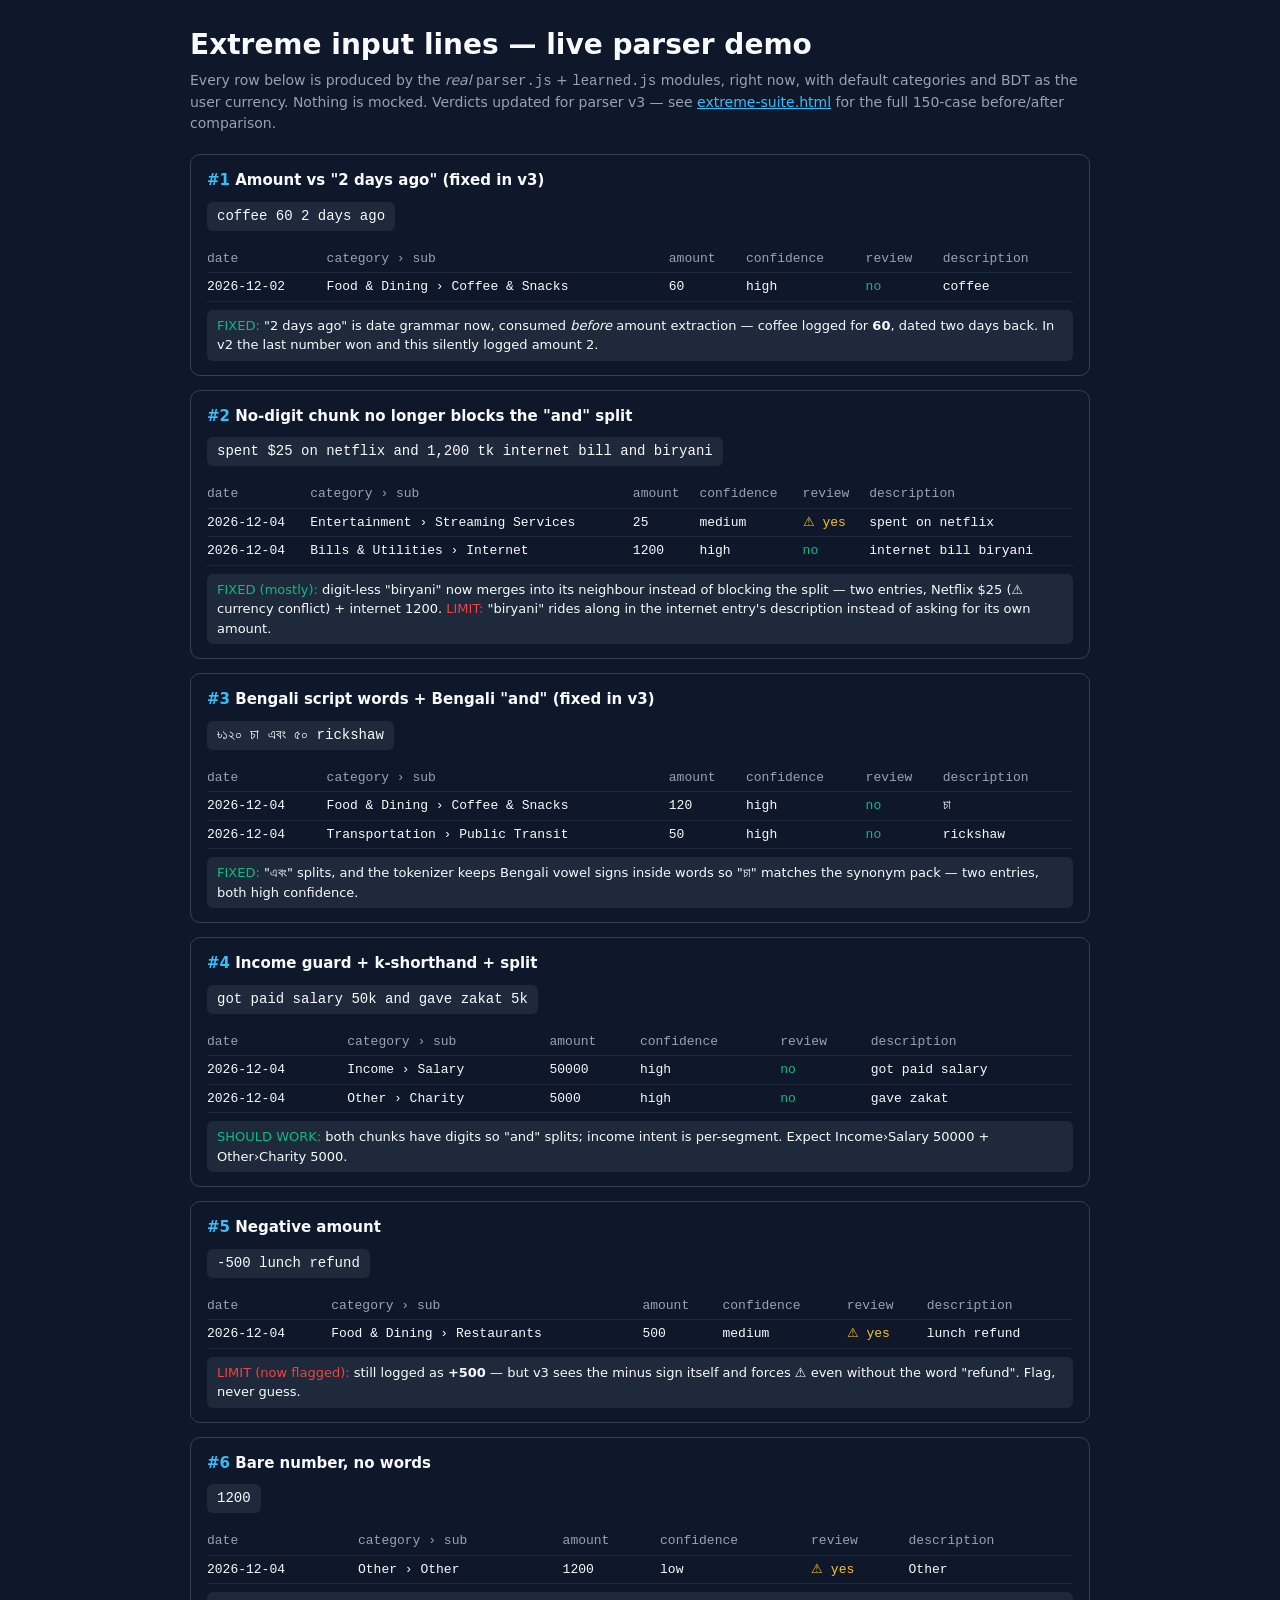
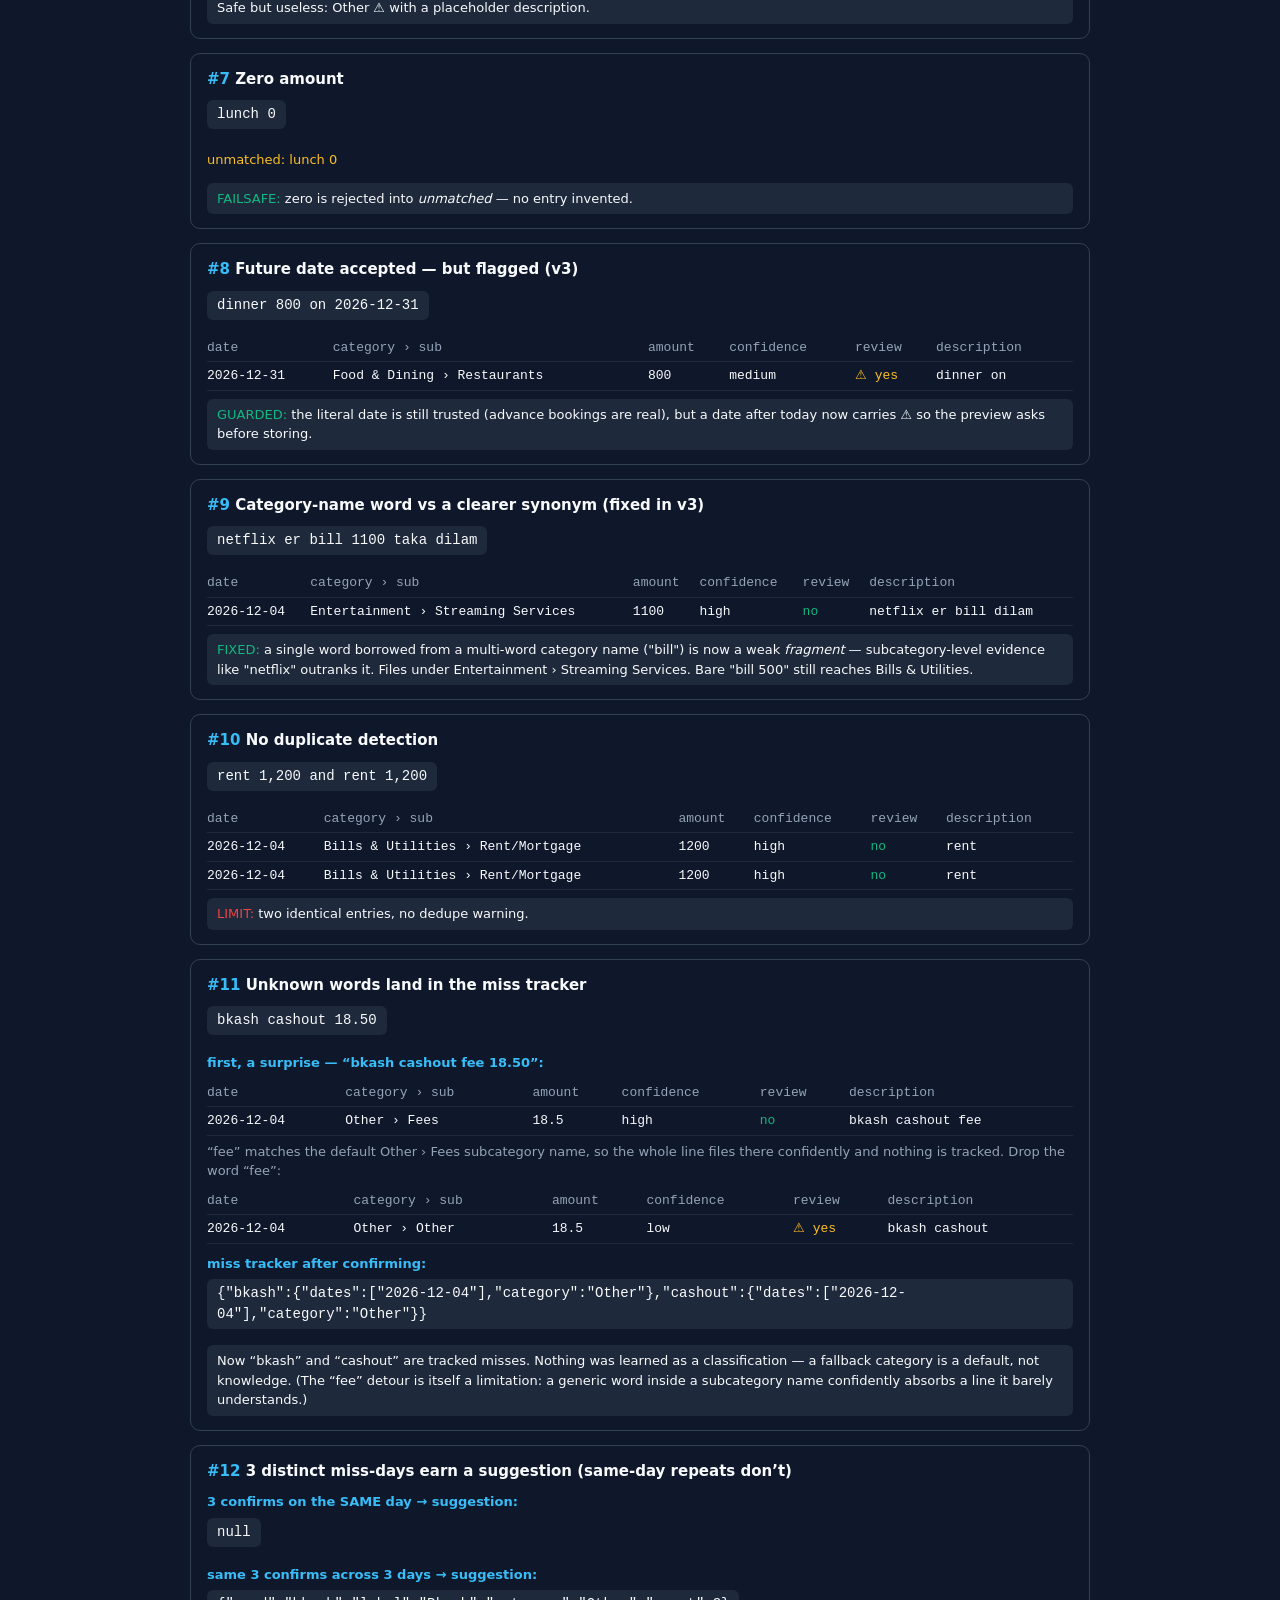
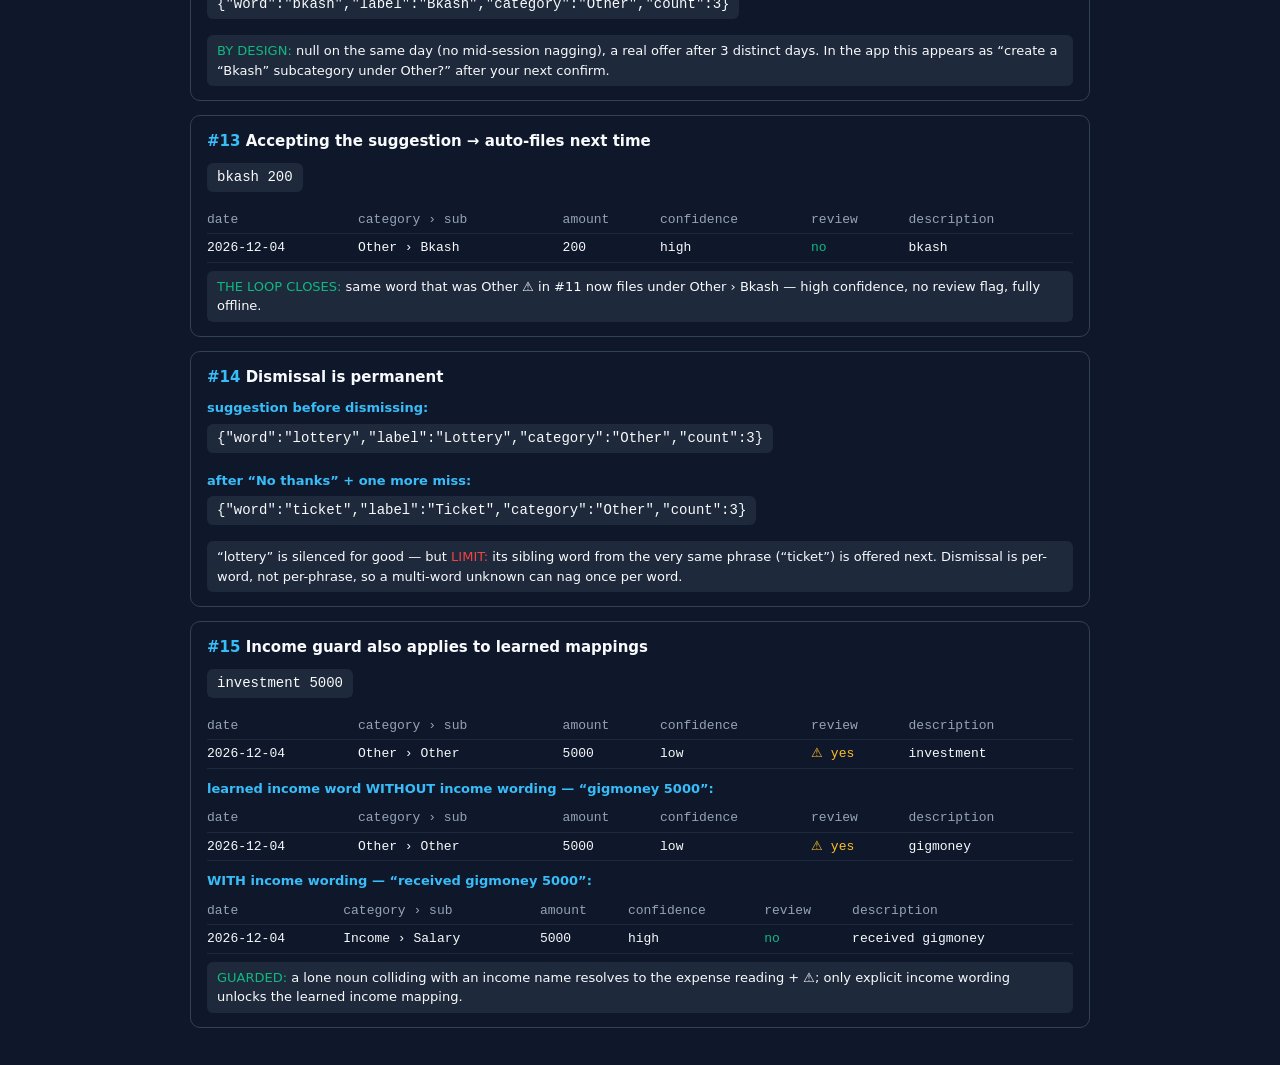
<file: tests/extreme-lines.html>
<!DOCTYPE html>
<html lang="en">
<head>
    <meta charset="UTF-8">
    <title>Extreme input lines — live parser demo</title>
    <style>
        body { font: 14px/1.5 ui-sans-serif, system-ui, sans-serif; padding: 24px; background:#0f172a; color:#f8fafc; max-width: 900px; margin: 0 auto; }
        h1 { margin: 0 0 4px; }
        .sub { color:#94a3b8; margin: 0 0 20px; }
        .case { border: 1px solid #334155; border-radius: 10px; padding: 14px 16px; margin: 14px 0; }
        .case h2 { margin: 0 0 6px; font-size: 15px; }
        .num { color:#38bdf8; }
        .line { display:inline-block; background:#1e293b; padding: 4px 10px; border-radius: 6px; font-family: ui-monospace, Menlo, monospace; margin: 4px 0 8px; }
        table { border-collapse: collapse; width: 100%; margin: 6px 0; }
        th, td { text-align: left; padding: 4px 10px 4px 0; border-bottom: 1px solid #1e293b; font-family: ui-monospace, Menlo, monospace; font-size: 13px; }
        th { color:#94a3b8; font-weight: 500; }
        .flag { color:#fbbf24; }
        .good { color:#10b981; }
        .bad  { color:#ef4444; }
        .note { color:#94a3b8; font-size: 13px; margin: 6px 0 0; }
        .note b { color:#f8fafc; }
        .step { color:#38bdf8; font-size: 13px; margin: 10px 0 2px; font-weight: 600; }
        .unmatched { color:#fbbf24; font-size: 13px; }
        .verdict { font-size: 13px; margin-top: 8px; padding: 6px 10px; border-radius: 6px; background:#1e293b; }
    </style>
</head>
<body>
    <h1>Extreme input lines — live parser demo</h1>
    <p class="sub">Every row below is produced by the <em>real</em> <code>parser.js</code> + <code>learned.js</code>
       modules, right now, with default categories and BDT as the user currency. Nothing is mocked.
       Verdicts updated for parser v3 — see <a href="extreme-suite.html" style="color:#38bdf8">extreme-suite.html</a>
       for the full 150-case before/after comparison.</p>
    <div id="out"></div>

    <script type="module">
        import { parse, buildKeywordIndex } from '../js/features/assistant/parser.js';
        import {
            emptyLearned, recordOutcomeIn, buildLearnedLookup, findSuggestion,
            acceptSuggestionIn, dismissSuggestionIn
        } from '../js/features/assistant/learned.js';
        import { DEFAULT_CATEGORIES } from '../js/core/constants.js';
        import { getLocalDateString } from '../js/core/format.js';

        const out = document.getElementById('out');
        const today = getLocalDateString(new Date());
        const dayShift = (n) => {
            const [y, m, d] = today.split('-').map(Number);
            return getLocalDateString(new Date(y, m - 1, d - n));
        };
        const pctx = { categories: DEFAULT_CATEGORIES, todayStr: today, currencyCode: 'BDT' };

        function entryTable(entries, unmatched) {
            if (!entries.length && !(unmatched || []).length) return el('p', 'note', '(nothing)');
            const frag = document.createDocumentFragment();
            if (entries.length) {
                const t = document.createElement('table');
                t.innerHTML = '<tr><th>date</th><th>category › sub</th><th>amount</th><th>confidence</th><th>review</th><th>description</th></tr>';
                for (const e of entries) {
                    const tr = document.createElement('tr');
                    tr.innerHTML =
                        `<td>${e.date}</td><td>${esc(e.category)} › ${esc(e.subcategory)}</td>` +
                        `<td>${e.amount}</td><td>${e.confidence}</td>` +
                        `<td>${e.needsReview ? '<span class="flag">⚠ yes</span>' : '<span class="good">no</span>'}</td>` +
                        `<td>${esc(e.description)}</td>`;
                    t.append(tr);
                }
                frag.append(t);
            }
            if ((unmatched || []).length) {
                frag.append(el('p', 'unmatched', 'unmatched: ' + unmatched.join(' · ')));
            }
            return frag;
        }

        function el(tag, cls, text) {
            const n = document.createElement(tag);
            if (cls) n.className = cls;
            if (text != null) n.textContent = text;
            return n;
        }
        function esc(s) {
            return String(s ?? '').replace(/&/g, '&amp;').replace(/</g, '&lt;');
        }

        let n = 0;
        function showCase(title, line, verdict, build) {
            n++;
            const card = el('div', 'case');
            const h = el('h2');
            h.append(el('span', 'num', `#${n} `), document.createTextNode(title));
            card.append(h);
            if (line) card.append(el('code', 'line', line));
            build(card);
            if (verdict) {
                const v = el('div', 'verdict');
                v.innerHTML = verdict;
                card.append(v);
            }
            out.append(card);
        }

        function parseCase(title, line, verdict) {
            showCase(title, line, verdict, card => {
                const r = parse(line, pctx);
                card.append(entryTable(r.entries, r.unmatched));
            });
        }

        // ---- 1–10: parser stress ------------------------------------------------

        parseCase('Amount vs "2 days ago" (fixed in v3)', 'coffee 60 2 days ago',
            '<span class="good">FIXED:</span> "2 days ago" is date grammar now, consumed <em>before</em> amount extraction — coffee logged for <b>60</b>, dated two days back. In v2 the last number won and this silently logged amount 2.');

        parseCase('No-digit chunk no longer blocks the "and" split', 'spent $25 on netflix and 1,200 tk internet bill and biryani',
            '<span class="good">FIXED (mostly):</span> digit-less "biryani" now merges into its neighbour instead of blocking the split — two entries, Netflix $25 (⚠ currency conflict) + internet 1200. <span class="bad">LIMIT:</span> "biryani" rides along in the internet entry\'s description instead of asking for its own amount.');

        parseCase('Bengali script words + Bengali "and" (fixed in v3)', '৳১২০ চা এবং ৫০ rickshaw',
            '<span class="good">FIXED:</span> "এবং" splits, and the tokenizer keeps Bengali vowel signs inside words so "চা" matches the synonym pack — two entries, both high confidence.');

        parseCase('Income guard + k-shorthand + split', 'got paid salary 50k and gave zakat 5k',
            '<span class="good">SHOULD WORK:</span> both chunks have digits so "and" splits; income intent is per-segment. Expect Income›Salary 50000 + Other›Charity 5000.');

        parseCase('Negative amount', '-500 lunch refund',
            '<span class="bad">LIMIT (now flagged):</span> still logged as <b>+500</b> — but v3 sees the minus sign itself and forces ⚠ even without the word "refund". Flag, never guess.');

        parseCase('Bare number, no words', '1200',
            'Safe but useless: Other ⚠ with a placeholder description.');

        parseCase('Zero amount', 'lunch 0',
            '<span class="good">FAILSAFE:</span> zero is rejected into <em>unmatched</em> — no entry invented.');

        parseCase('Future date accepted — but flagged (v3)', 'dinner 800 on 2026-12-31',
            '<span class="good">GUARDED:</span> the literal date is still trusted (advance bookings are real), but a date after today now carries ⚠ so the preview asks before storing.');

        parseCase('Category-name word vs a clearer synonym (fixed in v3)', 'netflix er bill 1100 taka dilam',
            '<span class="good">FIXED:</span> a single word borrowed from a multi-word category name ("bill") is now a weak <em>fragment</em> — subcategory-level evidence like "netflix" outranks it. Files under Entertainment › Streaming Services. Bare "bill 500" still reaches Bills &amp; Utilities.');

        parseCase('No duplicate detection', 'rent 1,200 and rent 1,200',
            '<span class="bad">LIMIT:</span> two identical entries, no dedupe warning.');

        // ---- 11–15: the new learning layer ---------------------------------------

        showCase('Unknown words land in the miss tracker', 'bkash cashout 18.50', null, card => {
            card.append(el('p', 'step', 'first, a surprise — “bkash cashout fee 18.50”:'));
            card.append(entryTable(parse('bkash cashout fee 18.50', pctx).entries, []));
            card.append(el('p', 'note', '“fee” matches the default Other › Fees subcategory name, so the whole line files there confidently and nothing is tracked. Drop the word “fee”:'));
            const data = emptyLearned(today);
            const r = parse('bkash cashout 18.50', pctx);
            card.append(entryTable(r.entries, r.unmatched));
            recordOutcomeIn(data, r.entries, today);
            card.append(el('p', 'step', 'miss tracker after confirming:'));
            card.append(el('code', 'line', JSON.stringify(data.misses)));
            const v = el('div', 'verdict');
            v.innerHTML = 'Now “bkash” and “cashout” are tracked misses. Nothing was learned as a classification — a fallback category is a default, not knowledge. (The “fee” detour is itself a limitation: a generic word inside a subcategory name confidently absorbs a line it barely understands.)';
            card.append(v);
        });

        showCase('3 distinct miss-days earn a suggestion (same-day repeats don’t)', null, null, card => {
            const sameDay = emptyLearned(today);
            for (let i = 0; i < 3; i++) {
                recordOutcomeIn(sameDay, parse('bkash cashout 18.50', pctx).entries, today);
            }
            card.append(el('p', 'step', '3 confirms on the SAME day → suggestion:'));
            card.append(el('code', 'line', JSON.stringify(findSuggestion(sameDay, DEFAULT_CATEGORIES, today))));

            const threeDays = emptyLearned(today);
            for (const d of [dayShift(2), dayShift(1), today]) {
                recordOutcomeIn(threeDays, parse('bkash cashout 18.50', pctx).entries, d);
            }
            card.append(el('p', 'step', 'same 3 confirms across 3 days → suggestion:'));
            card.append(el('code', 'line', JSON.stringify(findSuggestion(threeDays, DEFAULT_CATEGORIES, today))));
            window.__demoData = threeDays; // handed to the next two cases
            const v = el('div', 'verdict');
            v.innerHTML = '<span class="good">BY DESIGN:</span> null on the same day (no mid-session nagging), a real offer after 3 distinct days. In the app this appears as “create a “Bkash” subcategory under Other?” after your next confirm.';
            card.append(v);
        });

        showCase('Accepting the suggestion → auto-files next time', 'bkash 200', null, card => {
            const data = window.__demoData;
            acceptSuggestionIn(data, 'bkash', 'Other', 'Bkash');
            const cats = { ...DEFAULT_CATEGORIES, Other: { ...DEFAULT_CATEGORIES.Other, subcategories: [...DEFAULT_CATEGORIES.Other.subcategories, 'Bkash'] } };
            const r = parse('bkash 200', { ...pctx, categories: cats, learned: buildLearnedLookup(data, cats) });
            card.append(entryTable(r.entries, r.unmatched));
            const v = el('div', 'verdict');
            v.innerHTML = '<span class="good">THE LOOP CLOSES:</span> same word that was Other ⚠ in #11 now files under Other › Bkash — high confidence, no review flag, fully offline.';
            card.append(v);
        });

        showCase('Dismissal is permanent', null, null, card => {
            const data = emptyLearned(today);
            for (const d of [dayShift(2), dayShift(1), today]) {
                recordOutcomeIn(data, parse('lottery ticket 100', pctx).entries, d);
            }
            card.append(el('p', 'step', 'suggestion before dismissing:'));
            card.append(el('code', 'line', JSON.stringify(findSuggestion(data, DEFAULT_CATEGORIES, today))));
            dismissSuggestionIn(data, 'lottery');
            recordOutcomeIn(data, parse('lottery ticket 100', pctx).entries, today);
            card.append(el('p', 'step', 'after “No thanks” + one more miss:'));
            card.append(el('code', 'line', JSON.stringify(findSuggestion(data, DEFAULT_CATEGORIES, today))));
            const v = el('div', 'verdict');
            v.innerHTML = '“lottery” is silenced for good — but <span class="bad">LIMIT:</span> its sibling word from the very same phrase (“ticket”) is offered next. Dismissal is per-word, not per-phrase, so a multi-word unknown can nag once per word.';
            card.append(v);
        });

        showCase('Income guard also applies to learned mappings', 'investment 5000', null, card => {
            const r = parse('investment 5000', pctx);
            card.append(entryTable(r.entries, r.unmatched));
            // even a strongly learned income word must not flip without intent
            const data = emptyLearned(today);
            for (let i = 0; i < 2; i++) {
                recordOutcomeIn(data, [{ category: 'Income', subcategory: 'Salary', description: 'gigmoney', confidence: 'high' }], today);
            }
            const learned = buildLearnedLookup(data, DEFAULT_CATEGORIES);
            card.append(el('p', 'step', 'learned income word WITHOUT income wording — “gigmoney 5000”:'));
            card.append(entryTable(parse('gigmoney 5000', { ...pctx, learned }).entries, []));
            card.append(el('p', 'step', 'WITH income wording — “received gigmoney 5000”:'));
            card.append(entryTable(parse('received gigmoney 5000', { ...pctx, learned }).entries, []));
            const v = el('div', 'verdict');
            v.innerHTML = '<span class="good">GUARDED:</span> a lone noun colliding with an income name resolves to the expense reading + ⚠; only explicit income wording unlocks the learned income mapping.';
            card.append(v);
        });
    </script>
</body>
</html>
</file>
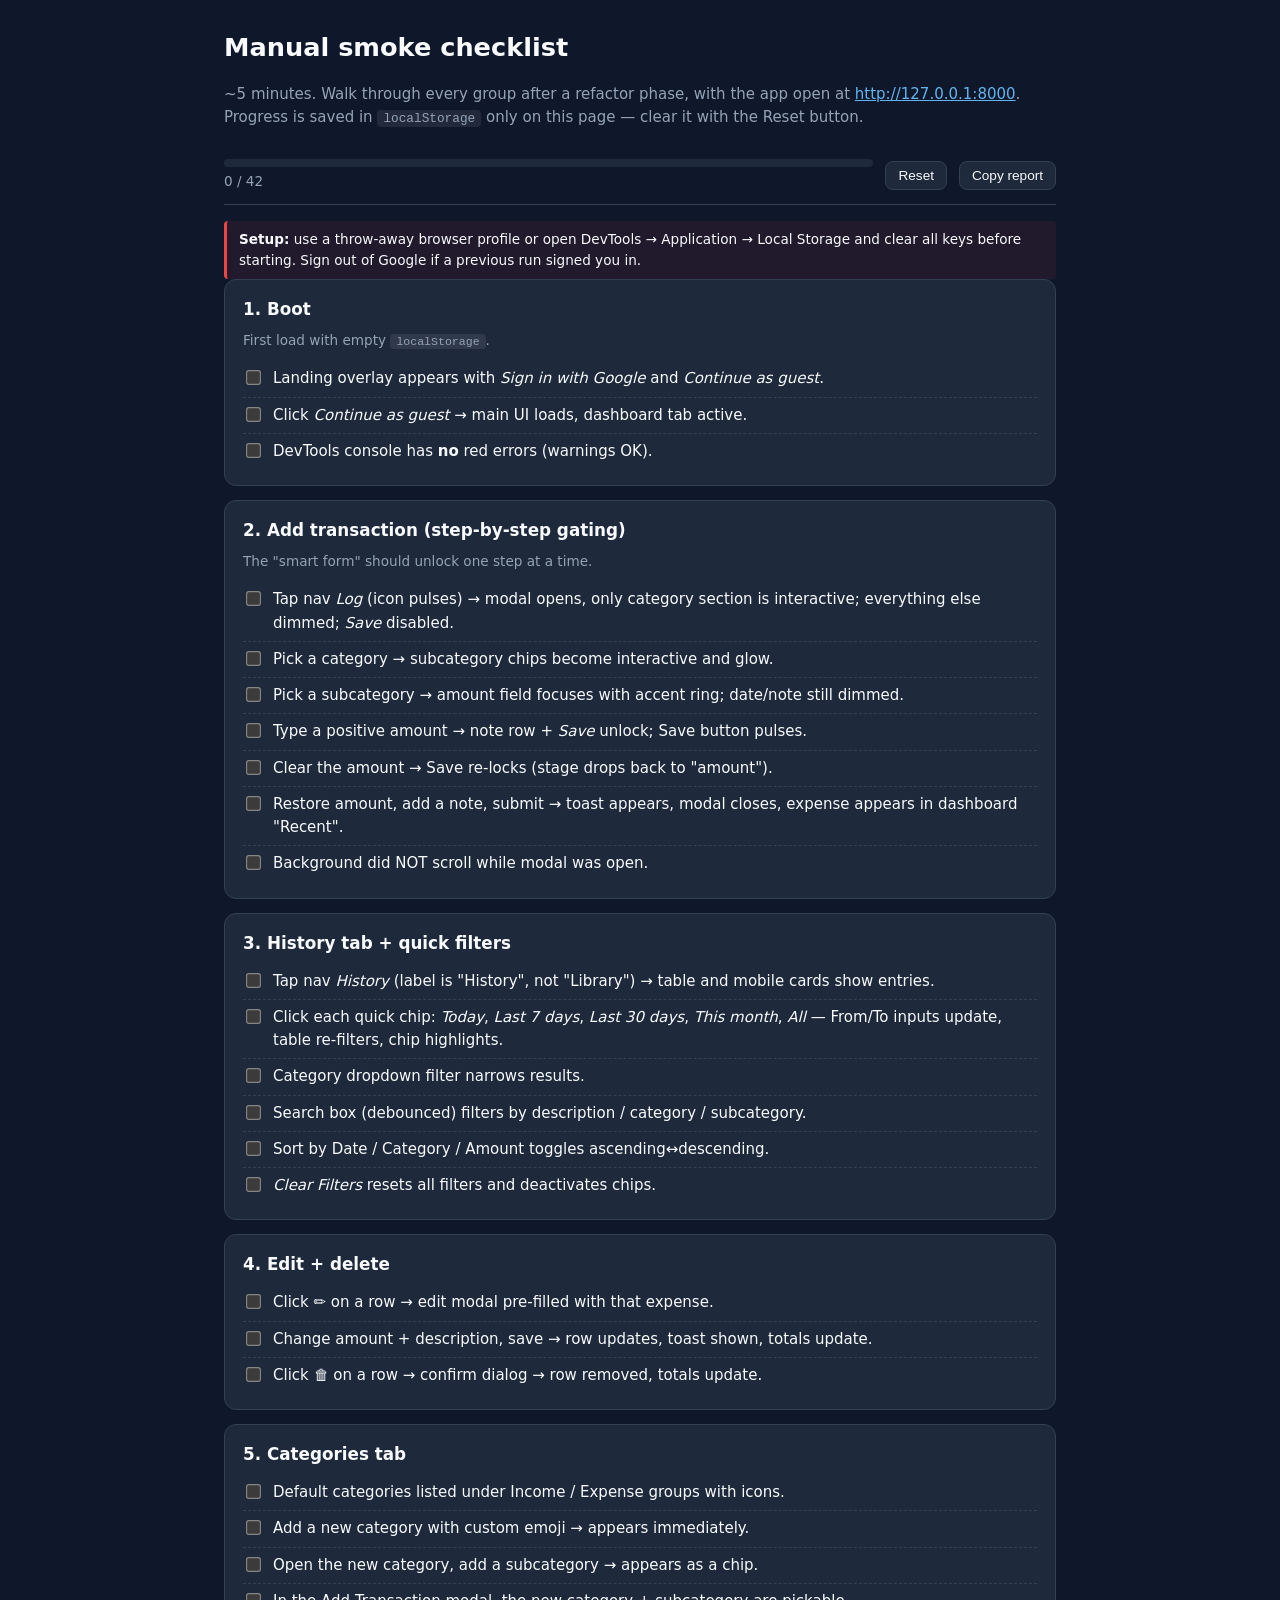
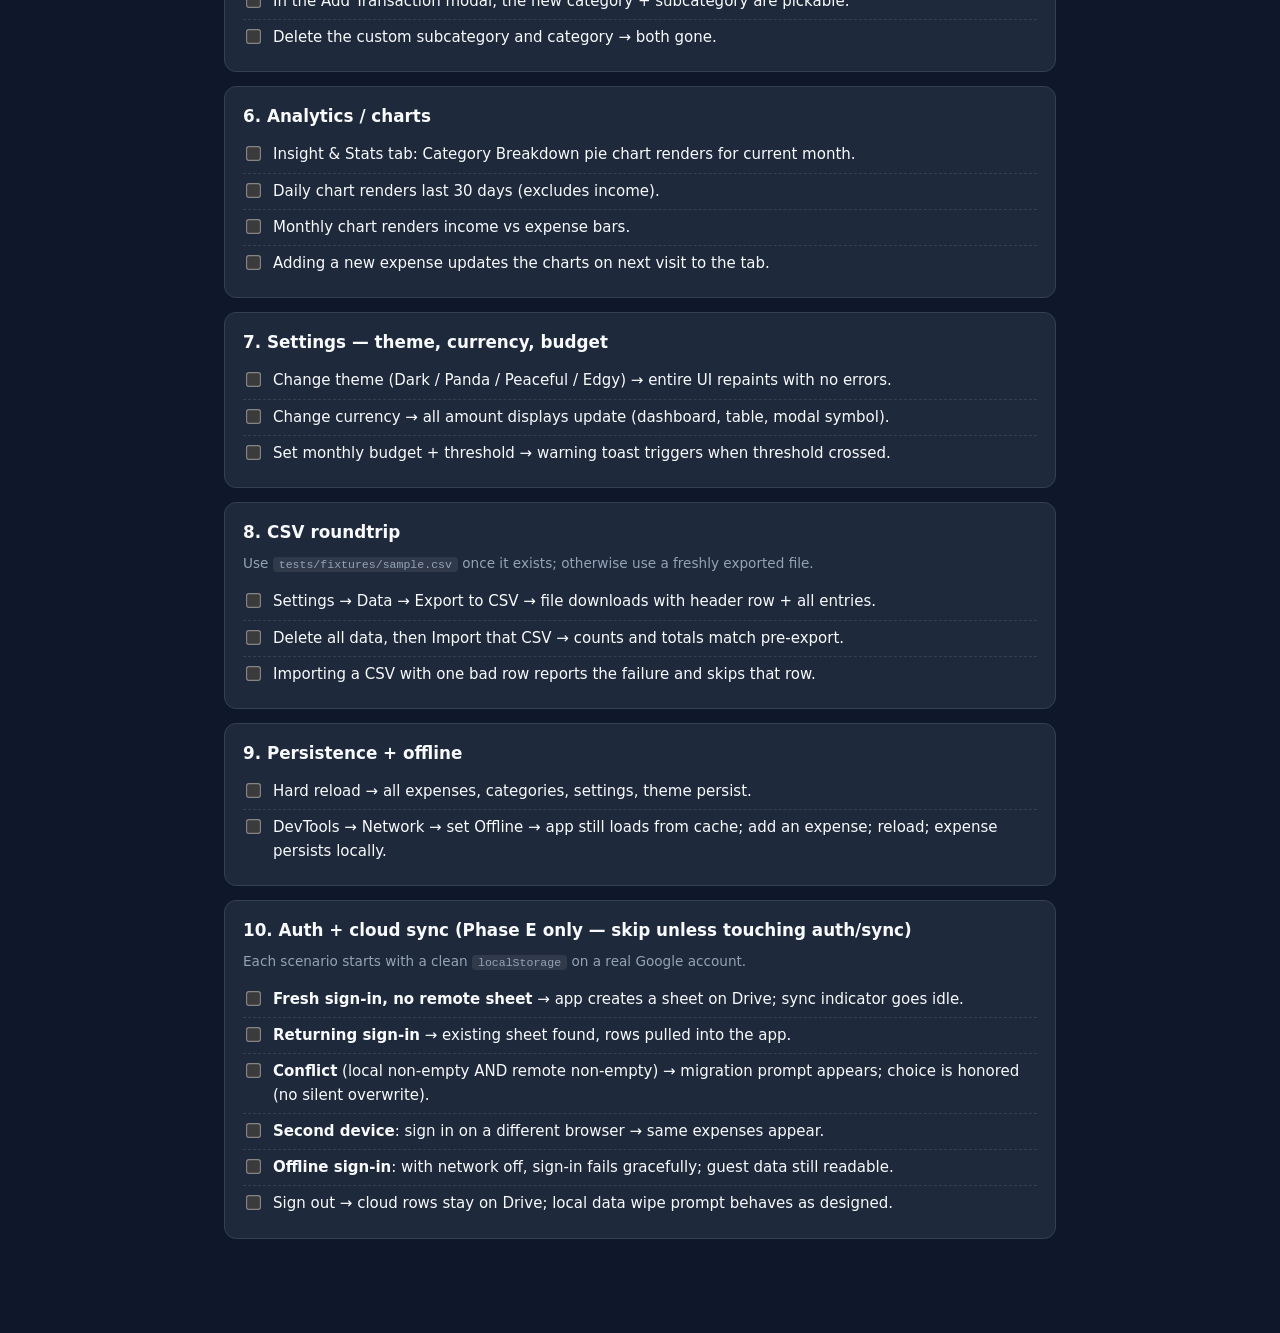
<file: tests/manual-smoke.html>
<!DOCTYPE html>
<html lang="en">
<head>
    <meta charset="UTF-8">
    <title>Manual smoke checklist — Daily Expense Tracker</title>
    <style>
        :root {
            color-scheme: dark;
            --bg: #0f172a;
            --card: #1e293b;
            --border: #334155;
            --text: #f8fafc;
            --muted: #94a3b8;
            --ok: #10b981;
            --warn: #fbbf24;
            --bad: #ef4444;
            --accent: #63b3ed;
        }
        * { box-sizing: border-box; }
        body {
            font: 15px/1.55 ui-sans-serif, system-ui, -apple-system, sans-serif;
            margin: 0; padding: 28px 24px 80px;
            background: var(--bg); color: var(--text);
            max-width: 880px; margin-left: auto; margin-right: auto;
        }
        h1 { margin: 0 0 4px; font-size: 1.6rem; }
        .sub { color: var(--muted); margin-bottom: 18px; }
        .bar {
            position: sticky; top: 0; background: var(--bg);
            padding: 12px 0; margin: 0 0 16px;
            border-bottom: 1px solid var(--border);
            display: flex; gap: 12px; align-items: center; flex-wrap: wrap;
            z-index: 5;
        }
        .bar button {
            background: var(--card); color: var(--text);
            border: 1px solid var(--border); border-radius: 8px;
            padding: 6px 12px; font-size: 0.85rem; cursor: pointer;
        }
        .bar button:hover { border-color: var(--accent); }
        .progress { flex: 1; min-width: 200px; }
        .progress-bar {
            height: 8px; background: var(--card); border-radius: 999px; overflow: hidden;
        }
        .progress-fill {
            height: 100%; background: linear-gradient(90deg, var(--ok), var(--accent));
            width: 0%; transition: width 0.3s ease;
        }
        .progress-text { font-size: 0.85rem; color: var(--muted); margin-top: 4px; }
        section {
            background: var(--card);
            border: 1px solid var(--border);
            border-radius: 12px;
            padding: 16px 18px;
            margin-bottom: 14px;
        }
        section h2 {
            margin: 0 0 8px; font-size: 1.05rem;
            display: flex; align-items: center; gap: 8px;
        }
        section .desc { color: var(--muted); font-size: 0.85rem; margin: 0 0 10px; }
        ul.checks { list-style: none; padding: 0; margin: 0; }
        ul.checks li {
            padding: 6px 0; border-top: 1px dashed var(--border);
            display: flex; gap: 10px; align-items: flex-start;
        }
        ul.checks li:first-child { border-top: 0; }
        ul.checks input[type="checkbox"] { margin-top: 4px; transform: scale(1.15); cursor: pointer; }
        ul.checks label { cursor: pointer; flex: 1; }
        ul.checks li.done label { color: var(--muted); text-decoration: line-through; }
        kbd, code {
            background: rgba(255,255,255,0.08);
            padding: 1px 6px; border-radius: 4px;
            font-family: ui-monospace, Menlo, monospace; font-size: 0.85em;
        }
        .note {
            background: rgba(99,179,237,0.08);
            border-left: 3px solid var(--accent);
            padding: 8px 12px; border-radius: 4px;
            font-size: 0.85rem; margin: 8px 0 0;
        }
        .danger {
            background: rgba(239,68,68,0.08);
            border-left: 3px solid var(--bad);
            padding: 8px 12px; border-radius: 4px;
            font-size: 0.85rem; margin: 8px 0 0;
        }
        a { color: var(--accent); }
    </style>
</head>
<body>
    <h1>Manual smoke checklist</h1>
    <p class="sub">
        ~5 minutes. Walk through every group after a refactor phase, with the app
        open at <a href="/" target="_blank">http://127.0.0.1:8000</a>.
        Progress is saved in <code>localStorage</code> only on this page —
        clear it with the Reset button.
    </p>

    <div class="bar">
        <div class="progress">
            <div class="progress-bar"><div class="progress-fill" id="bar"></div></div>
            <div class="progress-text" id="bar-text">0 / 0</div>
        </div>
        <button id="reset">Reset</button>
        <button id="copy">Copy report</button>
    </div>

    <p class="danger">
        <strong>Setup:</strong> use a throw-away browser profile or open DevTools →
        Application → Local Storage and clear all keys before starting.
        Sign out of Google if a previous run signed you in.
    </p>

    <section data-group="boot">
        <h2>1. Boot</h2>
        <p class="desc">First load with empty <code>localStorage</code>.</p>
        <ul class="checks">
            <li><input type="checkbox" id="c1.1"><label for="c1.1">Landing overlay appears with <em>Sign in with Google</em> and <em>Continue as guest</em>.</label></li>
            <li><input type="checkbox" id="c1.2"><label for="c1.2">Click <em>Continue as guest</em> → main UI loads, dashboard tab active.</label></li>
            <li><input type="checkbox" id="c1.3"><label for="c1.3">DevTools console has <strong>no</strong> red errors (warnings OK).</label></li>
        </ul>
    </section>

    <section data-group="add">
        <h2>2. Add transaction (step-by-step gating)</h2>
        <p class="desc">The "smart form" should unlock one step at a time.</p>
        <ul class="checks">
            <li><input type="checkbox" id="c2.1"><label for="c2.1">Tap nav <em>Log</em> (icon pulses) → modal opens, only category section is interactive; everything else dimmed; <em>Save</em> disabled.</label></li>
            <li><input type="checkbox" id="c2.2"><label for="c2.2">Pick a category → subcategory chips become interactive and glow.</label></li>
            <li><input type="checkbox" id="c2.3"><label for="c2.3">Pick a subcategory → amount field focuses with accent ring; date/note still dimmed.</label></li>
            <li><input type="checkbox" id="c2.4"><label for="c2.4">Type a positive amount → note row + <em>Save</em> unlock; Save button pulses.</label></li>
            <li><input type="checkbox" id="c2.5"><label for="c2.5">Clear the amount → Save re-locks (stage drops back to "amount").</label></li>
            <li><input type="checkbox" id="c2.6"><label for="c2.6">Restore amount, add a note, submit → toast appears, modal closes, expense appears in dashboard "Recent".</label></li>
            <li><input type="checkbox" id="c2.7"><label for="c2.7">Background did NOT scroll while modal was open.</label></li>
        </ul>
    </section>

    <section data-group="history">
        <h2>3. History tab + quick filters</h2>
        <ul class="checks">
            <li><input type="checkbox" id="c3.1"><label for="c3.1">Tap nav <em>History</em> (label is "History", not "Library") → table and mobile cards show entries.</label></li>
            <li><input type="checkbox" id="c3.2"><label for="c3.2">Click each quick chip: <em>Today</em>, <em>Last 7 days</em>, <em>Last 30 days</em>, <em>This month</em>, <em>All</em> — From/To inputs update, table re-filters, chip highlights.</label></li>
            <li><input type="checkbox" id="c3.3"><label for="c3.3">Category dropdown filter narrows results.</label></li>
            <li><input type="checkbox" id="c3.4"><label for="c3.4">Search box (debounced) filters by description / category / subcategory.</label></li>
            <li><input type="checkbox" id="c3.5"><label for="c3.5">Sort by Date / Category / Amount toggles ascending↔descending.</label></li>
            <li><input type="checkbox" id="c3.6"><label for="c3.6"><em>Clear Filters</em> resets all filters and deactivates chips.</label></li>
        </ul>
    </section>

    <section data-group="edit">
        <h2>4. Edit + delete</h2>
        <ul class="checks">
            <li><input type="checkbox" id="c4.1"><label for="c4.1">Click ✏️ on a row → edit modal pre-filled with that expense.</label></li>
            <li><input type="checkbox" id="c4.2"><label for="c4.2">Change amount + description, save → row updates, toast shown, totals update.</label></li>
            <li><input type="checkbox" id="c4.3"><label for="c4.3">Click 🗑 on a row → confirm dialog → row removed, totals update.</label></li>
        </ul>
    </section>

    <section data-group="categories">
        <h2>5. Categories tab</h2>
        <ul class="checks">
            <li><input type="checkbox" id="c5.1"><label for="c5.1">Default categories listed under Income / Expense groups with icons.</label></li>
            <li><input type="checkbox" id="c5.2"><label for="c5.2">Add a new category with custom emoji → appears immediately.</label></li>
            <li><input type="checkbox" id="c5.3"><label for="c5.3">Open the new category, add a subcategory → appears as a chip.</label></li>
            <li><input type="checkbox" id="c5.4"><label for="c5.4">In the Add Transaction modal, the new category + subcategory are pickable.</label></li>
            <li><input type="checkbox" id="c5.5"><label for="c5.5">Delete the custom subcategory and category → both gone.</label></li>
        </ul>
    </section>

    <section data-group="analytics">
        <h2>6. Analytics / charts</h2>
        <ul class="checks">
            <li><input type="checkbox" id="c6.1"><label for="c6.1">Insight &amp; Stats tab: Category Breakdown pie chart renders for current month.</label></li>
            <li><input type="checkbox" id="c6.2"><label for="c6.2">Daily chart renders last 30 days (excludes income).</label></li>
            <li><input type="checkbox" id="c6.3"><label for="c6.3">Monthly chart renders income vs expense bars.</label></li>
            <li><input type="checkbox" id="c6.4"><label for="c6.4">Adding a new expense updates the charts on next visit to the tab.</label></li>
        </ul>
    </section>

    <section data-group="settings">
        <h2>7. Settings — theme, currency, budget</h2>
        <ul class="checks">
            <li><input type="checkbox" id="c7.1"><label for="c7.1">Change theme (Dark / Panda / Peaceful / Edgy) → entire UI repaints with no errors.</label></li>
            <li><input type="checkbox" id="c7.2"><label for="c7.2">Change currency → all amount displays update (dashboard, table, modal symbol).</label></li>
            <li><input type="checkbox" id="c7.3"><label for="c7.3">Set monthly budget + threshold → warning toast triggers when threshold crossed.</label></li>
        </ul>
    </section>

    <section data-group="csv">
        <h2>8. CSV roundtrip</h2>
        <p class="desc">Use <code>tests/fixtures/sample.csv</code> once it exists; otherwise use a freshly exported file.</p>
        <ul class="checks">
            <li><input type="checkbox" id="c8.1"><label for="c8.1">Settings → Data → Export to CSV → file downloads with header row + all entries.</label></li>
            <li><input type="checkbox" id="c8.2"><label for="c8.2">Delete all data, then Import that CSV → counts and totals match pre-export.</label></li>
            <li><input type="checkbox" id="c8.3"><label for="c8.3">Importing a CSV with one bad row reports the failure and skips that row.</label></li>
        </ul>
    </section>

    <section data-group="persist">
        <h2>9. Persistence + offline</h2>
        <ul class="checks">
            <li><input type="checkbox" id="c9.1"><label for="c9.1">Hard reload → all expenses, categories, settings, theme persist.</label></li>
            <li><input type="checkbox" id="c9.2"><label for="c9.2">DevTools → Network → set Offline → app still loads from cache; add an expense; reload; expense persists locally.</label></li>
        </ul>
    </section>

    <section data-group="auth">
        <h2>10. Auth + cloud sync (Phase E only — skip unless touching auth/sync)</h2>
        <p class="desc">Each scenario starts with a clean <code>localStorage</code> on a real Google account.</p>
        <ul class="checks">
            <li><input type="checkbox" id="c10.1"><label for="c10.1"><strong>Fresh sign-in, no remote sheet</strong> → app creates a sheet on Drive; sync indicator goes idle.</label></li>
            <li><input type="checkbox" id="c10.2"><label for="c10.2"><strong>Returning sign-in</strong> → existing sheet found, rows pulled into the app.</label></li>
            <li><input type="checkbox" id="c10.3"><label for="c10.3"><strong>Conflict</strong> (local non-empty AND remote non-empty) → migration prompt appears; choice is honored (no silent overwrite).</label></li>
            <li><input type="checkbox" id="c10.4"><label for="c10.4"><strong>Second device</strong>: sign in on a different browser → same expenses appear.</label></li>
            <li><input type="checkbox" id="c10.5"><label for="c10.5"><strong>Offline sign-in</strong>: with network off, sign-in fails gracefully; guest data still readable.</label></li>
            <li><input type="checkbox" id="c10.6"><label for="c10.6">Sign out → cloud rows stay on Drive; local data wipe prompt behaves as designed.</label></li>
        </ul>
    </section>

    <script>
        const KEY = 'detSmokeChecklist.v1';
        const boxes = Array.from(document.querySelectorAll('input[type="checkbox"]'));
        const bar = document.getElementById('bar');
        const barText = document.getElementById('bar-text');

        function load() {
            try {
                const saved = JSON.parse(localStorage.getItem(KEY) || '{}');
                boxes.forEach(b => { if (saved[b.id]) b.checked = true; });
            } catch (_) {}
        }
        function save() {
            const out = {};
            boxes.forEach(b => { if (b.checked) out[b.id] = true; });
            localStorage.setItem(KEY, JSON.stringify(out));
        }
        function refresh() {
            const done = boxes.filter(b => b.checked).length;
            const pct = boxes.length ? (done / boxes.length) * 100 : 0;
            bar.style.width = pct + '%';
            barText.textContent = `${done} / ${boxes.length}`;
            boxes.forEach(b => b.closest('li').classList.toggle('done', b.checked));
        }
        boxes.forEach(b => b.addEventListener('change', () => { save(); refresh(); }));
        document.getElementById('reset').addEventListener('click', () => {
            if (!confirm('Clear all checklist progress?')) return;
            localStorage.removeItem(KEY);
            boxes.forEach(b => { b.checked = false; });
            refresh();
        });
        document.getElementById('copy').addEventListener('click', async () => {
            const lines = [];
            document.querySelectorAll('section').forEach(s => {
                lines.push(`\n## ${s.querySelector('h2').textContent.trim()}`);
                s.querySelectorAll('li').forEach(li => {
                    const cb = li.querySelector('input');
                    const lbl = li.querySelector('label').textContent.trim();
                    lines.push(`- [${cb.checked ? 'x' : ' '}] ${lbl}`);
                });
            });
            const report = `# Smoke checklist run — ${new Date().toISOString()}\n${lines.join('\n')}\n`;
            try {
                await navigator.clipboard.writeText(report);
                alert('Report copied to clipboard.');
            } catch (_) {
                const w = window.open('', '_blank');
                w.document.body.innerText = report;
            }
        });

        load();
        refresh();
    </script>
</body>
</html>
</file>
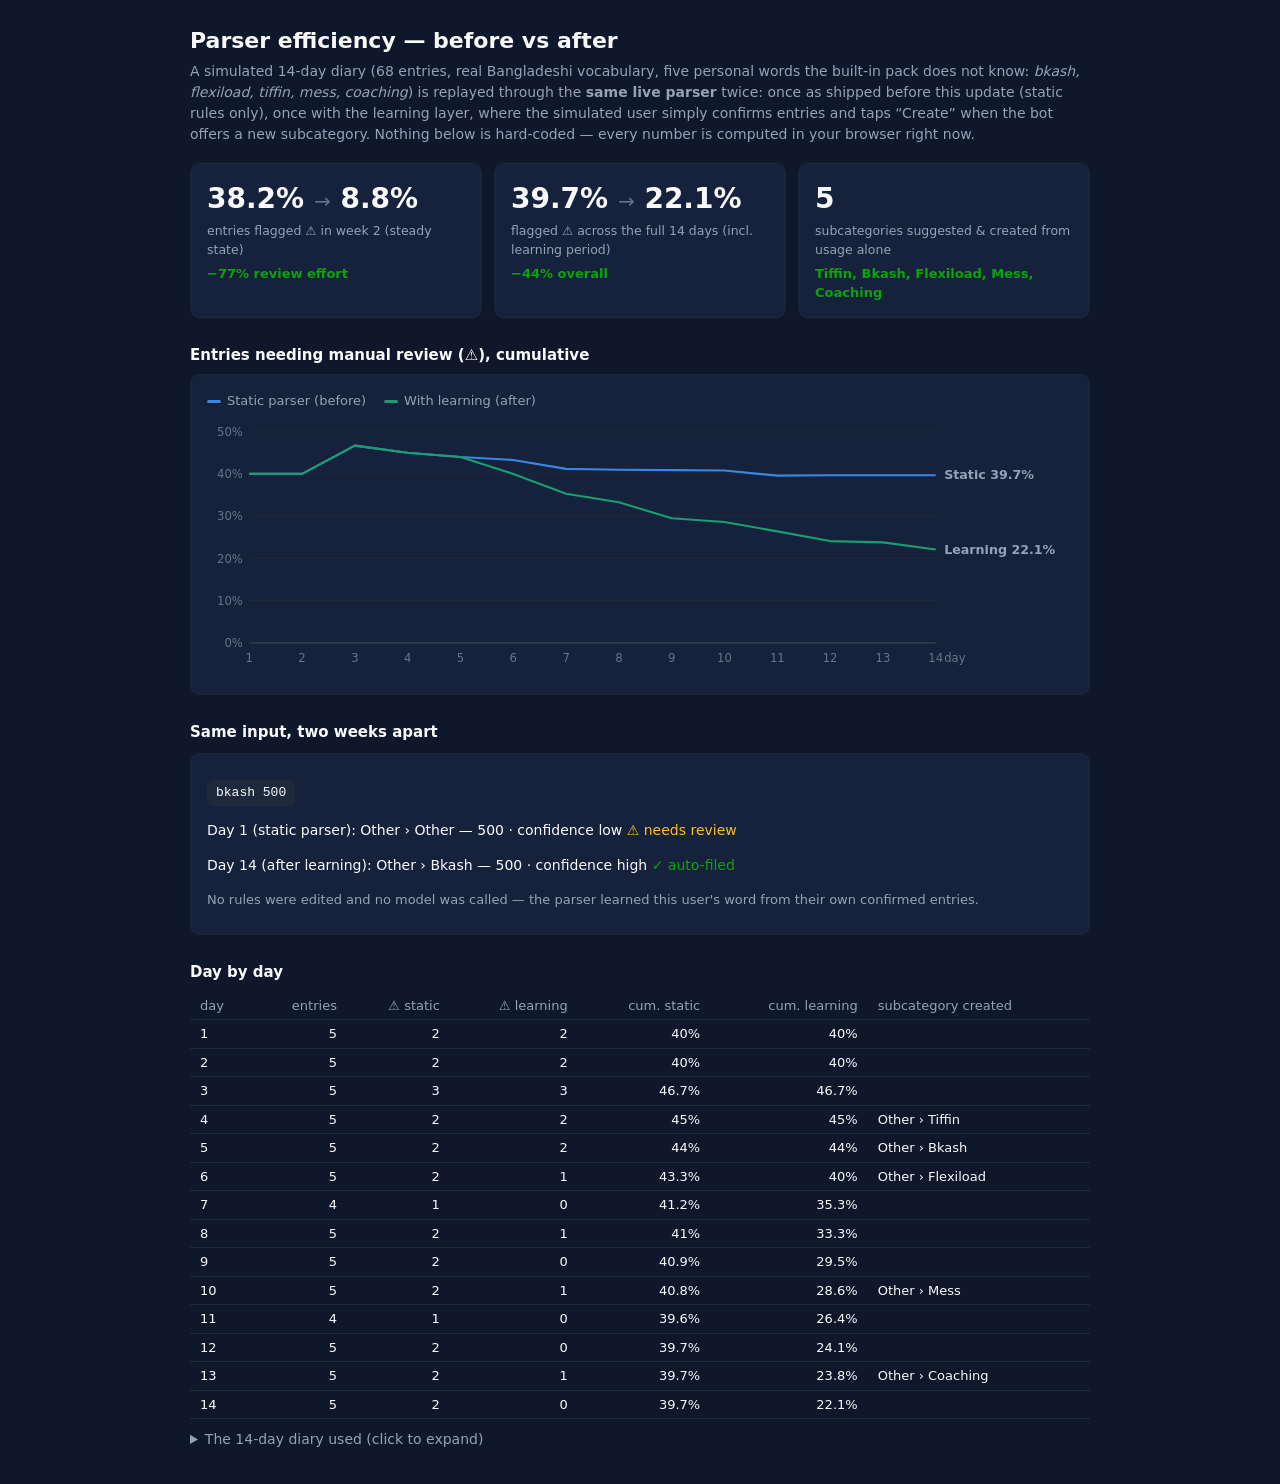
<file: tests/parser-before-after.html>
<!DOCTYPE html>
<html lang="en">
<head>
    <meta charset="UTF-8">
    <title>Parser efficiency — before vs after the learning layer</title>
    <style>
        :root {
            --surface: #0f172a;
            --card: #16213b;
            --ink: #f8fafc;
            --ink-2: #94a3b8;
            --ink-muted: #64748b;
            --grid: #1e293b;
            --axis: #334155;
            --series-1: #3987e5;  /* static parser (before) */
            --series-2: #199e70;  /* with learning (after) */
            --good: #0ca30c;
            --warn: #fbbf24;
        }
        body { font: 14px/1.5 system-ui, -apple-system, "Segoe UI", sans-serif; padding: 24px; background: var(--surface); color: var(--ink); max-width: 900px; margin: 0 auto; }
        h1 { margin: 0 0 4px; font-size: 22px; }
        h2 { font-size: 15px; margin: 26px 0 8px; }
        .sub { color: var(--ink-2); margin: 0 0 18px; }
        .tiles { display: flex; gap: 12px; flex-wrap: wrap; margin: 18px 0; }
        .tile { flex: 1 1 180px; background: var(--card); border: 1px solid var(--grid); border-radius: 10px; padding: 14px 16px; }
        .tile .val { font-size: 28px; font-weight: 650; }
        .tile .lbl { color: var(--ink-2); font-size: 12.5px; margin-top: 2px; }
        .tile .delta { font-size: 13px; margin-top: 4px; color: var(--good); font-weight: 600; }
        .arrow { color: var(--ink-muted); font-size: 20px; font-weight: 400; }
        .chart-card { background: var(--card); border: 1px solid var(--grid); border-radius: 10px; padding: 16px; position: relative; }
        .legend { display: flex; gap: 18px; margin-bottom: 8px; font-size: 13px; color: var(--ink-2); }
        .chip { display: inline-block; width: 14px; height: 3px; border-radius: 2px; vertical-align: middle; margin-right: 6px; }
        svg text { font: 11px system-ui, sans-serif; fill: var(--ink-muted); }
        svg .endlbl { font-size: 12px; fill: var(--ink-2); font-weight: 600; }
        #tip { position: absolute; pointer-events: none; background: #0b1222; border: 1px solid var(--axis); border-radius: 6px; padding: 6px 10px; font-size: 12px; display: none; white-space: nowrap; box-shadow: 0 4px 14px rgba(0,0,0,.4); }
        #tip b { font-variant-numeric: tabular-nums; }
        table { border-collapse: collapse; width: 100%; margin: 8px 0; font-variant-numeric: tabular-nums; }
        th, td { text-align: right; padding: 4px 10px; border-bottom: 1px solid var(--grid); font-size: 13px; }
        th { color: var(--ink-2); font-weight: 500; }
        th:first-child, td:first-child { text-align: left; }
        .flag { color: var(--warn); }
        .good { color: var(--good); }
        .ex { background: var(--card); border: 1px solid var(--grid); border-radius: 10px; padding: 12px 16px; margin: 10px 0; }
        .line { display: inline-block; background: #1e293b; padding: 3px 9px; border-radius: 6px; font-family: ui-monospace, Menlo, monospace; font-size: 13px; }
        .note { color: var(--ink-2); font-size: 13px; }
        details { margin: 10px 0; color: var(--ink-2); }
        summary { cursor: pointer; }
    </style>
</head>
<body>
    <h1>Parser efficiency — before vs after</h1>
    <p class="sub">A simulated 14-day diary (<span id="n-entries">…</span> entries, real Bangladeshi vocabulary, five personal
       words the built-in pack does not know: <em>bkash, flexiload, tiffin, mess, coaching</em>) is replayed
       through the <b>same live parser</b> twice: once as shipped before this update (static rules only), once
       with the learning layer, where the simulated user simply confirms entries and taps “Create” when the bot
       offers a new subcategory. Nothing below is hard-coded — every number is computed in your browser right now.</p>

    <div class="tiles" id="tiles"></div>

    <h2>Entries needing manual review (⚠), cumulative</h2>
    <div class="chart-card">
        <div class="legend">
            <span><span class="chip" style="background:var(--series-1)"></span>Static parser (before)</span>
            <span><span class="chip" style="background:var(--series-2)"></span>With learning (after)</span>
        </div>
        <div id="chart"></div>
        <div id="tip"></div>
    </div>

    <h2>Same input, two weeks apart</h2>
    <div class="ex" id="example"></div>

    <h2>Day by day</h2>
    <table id="daytable"></table>

    <details>
        <summary>The 14-day diary used (click to expand)</summary>
        <pre id="diary" style="font-size:12px; line-height:1.6;"></pre>
    </details>

    <script type="module">
        import { parse } from '../js/features/assistant/parser.js';
        import {
            emptyLearned, recordOutcomeIn, buildLearnedLookup, findSuggestion, acceptSuggestionIn
        } from '../js/features/assistant/learned.js';
        import { DEFAULT_CATEGORIES } from '../js/core/constants.js';
        import { getLocalDateString } from '../js/core/format.js';

        // ---- the diary --------------------------------------------------------
        const DIARY = [
            ['breakfast 80', 'rickshaw 40', 'cha 10', 'bkash 500', 'mess 1800'],
            ['lunch 150', 'bus 25', 'bazar 1500', 'tiffin 60', 'flexiload 100'],
            ['breakfast 70', 'uber 250', 'bkash 300', 'tiffin 60', 'coaching 2000'],
            ['lunch 160', 'cha 10', 'bazar 900', 'tiffin 50', 'flexiload 100'],
            ['grocery 700', 'rickshaw 30', 'dinner 320', 'bkash 1000', 'mess 200'],
            ['internet bill 1200', 'lunch 140', 'cha 15', 'tiffin 60', 'flexiload 200'],
            ['petrol 500', 'breakfast 90', 'napa 30', 'bkash 450'],
            ['bazar 1100', 'coffee 180', 'bus 25', 'flexiload 100', 'coaching 500'],
            ['lunch 170', 'rickshaw 45', 'egg 130', 'tiffin 60', 'bkash 800'],
            ['cha 10', 'dinner 300', 'grocery 650', 'mess 1800', 'tiffin 50'],
            ['breakfast 85', 'uber 260', 'milk 90', 'flexiload 150'],
            ['lunch 150', 'bus 30', 'banana 60', 'bkash 600', 'tiffin 60'],
            ['mobile recharge 200', 'cha 10', 'bazar 1300', 'flexiload 100', 'coaching 2000'],
            ['breakfast 80', 'rickshaw 40', 'lunch 180', 'tiffin 60', 'mess 200']
        ];

        const today = getLocalDateString(new Date());
        const dateOf = (day) => {           // day 1..14 → 13..0 days ago
            const [y, m, d] = today.split('-').map(Number);
            return getLocalDateString(new Date(y, m - 1, d - (14 - day)));
        };

        // ---- replay -----------------------------------------------------------
        function replay(withLearning) {
            let cats = DEFAULT_CATEGORIES;
            const data = emptyLearned(dateOf(1));
            const created = [];
            const days = [];

            for (let day = 1; day <= DIARY.length; day++) {
                const dstr = dateOf(day);
                const learned = withLearning ? buildLearnedLookup(data, cats) : null;
                const entries = [];
                for (const line of DIARY[day - 1]) {
                    entries.push(...parse(line, {
                        categories: cats, todayStr: dstr, currencyCode: 'BDT', learned
                    }).entries);
                }
                days.push({
                    day,
                    total: entries.length,
                    flagged: entries.filter(e => e.needsReview).length
                });
                if (withLearning) {
                    recordOutcomeIn(data, entries, dstr);      // user confirms everything
                    const sug = findSuggestion(data, cats, dstr);
                    if (sug) {                                  // user taps “Create”
                        cats = { ...cats, [sug.category]: {
                            ...cats[sug.category],
                            subcategories: [...cats[sug.category].subcategories, sug.label]
                        } };
                        acceptSuggestionIn(data, sug.word, sug.category, sug.label);
                        created.push({ day, label: `${sug.category} › ${sug.label}` });
                    }
                }
            }
            return { days, created, cats, data };
        }

        const before = replay(false);
        const after = replay(true);

        const sum = (days, from, key) => days.filter(d => d.day >= from).reduce((a, d) => a + d[key], 0);
        const total = sum(before.days, 1, 'total');
        const pct = (n, d) => d ? Math.round(n / d * 1000) / 10 : 0;

        const bAll = pct(sum(before.days, 1, 'flagged'), total);
        const aAll = pct(sum(after.days, 1, 'flagged'), total);
        const w2Total = sum(before.days, 8, 'total');
        const bW2 = pct(sum(before.days, 8, 'flagged'), w2Total);
        const aW2 = pct(sum(after.days, 8, 'flagged'), w2Total);

        document.getElementById('n-entries').textContent = total;

        // ---- stat tiles ---------------------------------------------------------
        const tiles = [
            { val: `${bW2}% <span class="arrow">→</span> ${aW2}%`,
              lbl: 'entries flagged ⚠ in week 2 (steady state)',
              delta: `−${Math.round((bW2 - aW2) / bW2 * 100)}% review effort` },
            { val: `${bAll}% <span class="arrow">→</span> ${aAll}%`,
              lbl: 'flagged ⚠ across the full 14 days (incl. learning period)',
              delta: `−${Math.round((bAll - aAll) / bAll * 100)}% overall` },
            { val: String(after.created.length),
              lbl: 'subcategories suggested & created from usage alone',
              delta: after.created.map(c => c.label.split(' › ')[1]).join(', ') }
        ];
        document.getElementById('tiles').innerHTML = tiles.map(t =>
            `<div class="tile"><div class="val">${t.val}</div><div class="lbl">${t.lbl}</div><div class="delta">${t.delta}</div></div>`
        ).join('');

        // ---- cumulative chart ---------------------------------------------------
        const cum = (days) => {
            let f = 0, n = 0;
            return days.map(d => { f += d.flagged; n += d.total; return pct(f, n); });
        };
        const sB = cum(before.days), sA = cum(after.days);

        const W = 820, H = 240, L = 40, R = 130, T = 12, B = 28;
        const yMax = 50;
        const x = (i) => L + i * (W - L - R) / (DIARY.length - 1);
        const y = (v) => T + (H - T - B) * (1 - v / yMax);
        const path = (s) => s.map((v, i) => `${i ? 'L' : 'M'}${x(i)},${y(v)}`).join(' ');

        let svg = `<svg viewBox="0 0 ${W} ${H}" width="100%" role="img" aria-label="Cumulative review rate by day, static parser vs with learning">`;
        for (let v = 0; v <= yMax; v += 10) {
            svg += `<line x1="${L}" y1="${y(v)}" x2="${W - R}" y2="${y(v)}" stroke="var(--grid)" stroke-width="1"/>`;
            svg += `<text x="${L - 6}" y="${y(v) + 4}" text-anchor="end">${v}%</text>`;
        }
        for (let i = 0; i < DIARY.length; i++) {
            svg += `<text x="${x(i)}" y="${H - 10}" text-anchor="middle">${i + 1}</text>`;
        }
        svg += `<text x="${W - R + 8}" y="${H - 10}">day</text>`;
        svg += `<line x1="${L}" y1="${y(0)}" x2="${W - R}" y2="${y(0)}" stroke="var(--axis)" stroke-width="1"/>`;
        svg += `<path d="${path(sB)}" fill="none" stroke="var(--series-1)" stroke-width="2" stroke-linejoin="round"/>`;
        svg += `<path d="${path(sA)}" fill="none" stroke="var(--series-2)" stroke-width="2" stroke-linejoin="round"/>`;
        svg += `<circle id="dotB" r="4" fill="var(--series-1)" stroke="var(--card)" stroke-width="2" style="display:none"/>`;
        svg += `<circle id="dotA" r="4" fill="var(--series-2)" stroke="var(--card)" stroke-width="2" style="display:none"/>`;
        svg += `<line id="xh" y1="${T}" y2="${y(0)}" stroke="var(--axis)" stroke-width="1" style="display:none"/>`;
        const last = DIARY.length - 1;
        svg += `<text class="endlbl" x="${x(last) + 8}" y="${y(sB[last]) + 4}">Static ${sB[last]}%</text>`;
        svg += `<text class="endlbl" x="${x(last) + 8}" y="${y(sA[last]) + 4}">Learning ${sA[last]}%</text>`;
        svg += `<rect id="hover" x="${L}" y="${T}" width="${W - L - R}" height="${H - T - B}" fill="transparent"/>`;
        svg += '</svg>';
        document.getElementById('chart').innerHTML = svg;

        const tip = document.getElementById('tip');
        const hover = document.getElementById('hover');
        const chartSvg = document.querySelector('#chart svg');
        hover.addEventListener('mousemove', (ev) => {
            const box = chartSvg.getBoundingClientRect();
            const sx = W / box.width;
            const px = (ev.clientX - box.left) * sx;
            const i = Math.max(0, Math.min(last, Math.round((px - L) / ((W - L - R) / last))));
            for (const [id, s] of [['dotB', sB], ['dotA', sA]]) {
                const dot = document.getElementById(id);
                dot.setAttribute('cx', x(i)); dot.setAttribute('cy', y(s[i])); dot.style.display = '';
            }
            const xh = document.getElementById('xh');
            xh.setAttribute('x1', x(i)); xh.setAttribute('x2', x(i)); xh.style.display = '';
            tip.innerHTML = `day ${i + 1} · cumulative ⚠ — static <b>${sB[i]}%</b>, learning <b>${sA[i]}%</b>`;
            tip.style.display = 'block';
            const card = tip.parentElement.getBoundingClientRect();
            tip.style.left = Math.min(ev.clientX - card.left + 14, card.width - tip.offsetWidth - 8) + 'px';
            tip.style.top = (ev.clientY - card.top - 34) + 'px';
        });
        hover.addEventListener('mouseleave', () => {
            tip.style.display = 'none';
            for (const id of ['dotB', 'dotA', 'xh']) document.getElementById(id).style.display = 'none';
        });

        // ---- same line, two weeks apart ------------------------------------------
        const exLine = 'bkash 500';
        const fmt = (e) => e
            ? `${e.category} › ${e.subcategory} — ${e.amount} · confidence ${e.confidence}` +
              (e.needsReview ? ' <span class="flag">⚠ needs review</span>' : ' <span class="good">✓ auto-filed</span>')
            : '(no entry)';
        const exBefore = parse(exLine, { categories: DEFAULT_CATEGORIES, todayStr: today, currencyCode: 'BDT' }).entries[0];
        const exAfter = parse(exLine, {
            categories: after.cats, todayStr: today, currencyCode: 'BDT',
            learned: buildLearnedLookup(after.data, after.cats)
        }).entries[0];
        document.getElementById('example').innerHTML =
            `<p><span class="line">${exLine}</span></p>` +
            `<p>Day 1 (static parser): ${fmt(exBefore)}</p>` +
            `<p>Day 14 (after learning): ${fmt(exAfter)}</p>` +
            `<p class="note">No rules were edited and no model was called — the parser learned this user's word from their own confirmed entries.</p>`;

        // ---- day-by-day table -----------------------------------------------------
        const createdByDay = Object.fromEntries(after.created.map(c => [c.day, c.label]));
        let rows = '<tr><th>day</th><th>entries</th><th>⚠ static</th><th>⚠ learning</th><th>cum. static</th><th>cum. learning</th><th style="text-align:left">subcategory created</th></tr>';
        for (let i = 0; i < DIARY.length; i++) {
            rows += `<tr><td>${i + 1}</td><td>${before.days[i].total}</td>` +
                `<td>${before.days[i].flagged}</td><td>${after.days[i].flagged}</td>` +
                `<td>${sB[i]}%</td><td>${sA[i]}%</td>` +
                `<td style="text-align:left">${createdByDay[i + 1] || ''}</td></tr>`;
        }
        document.getElementById('daytable').innerHTML = rows;

        document.getElementById('diary').textContent =
            DIARY.map((lines, i) => `day ${String(i + 1).padStart(2)}: ${lines.join('  ·  ')}`).join('\n');
    </script>
</body>
</html>
</file>
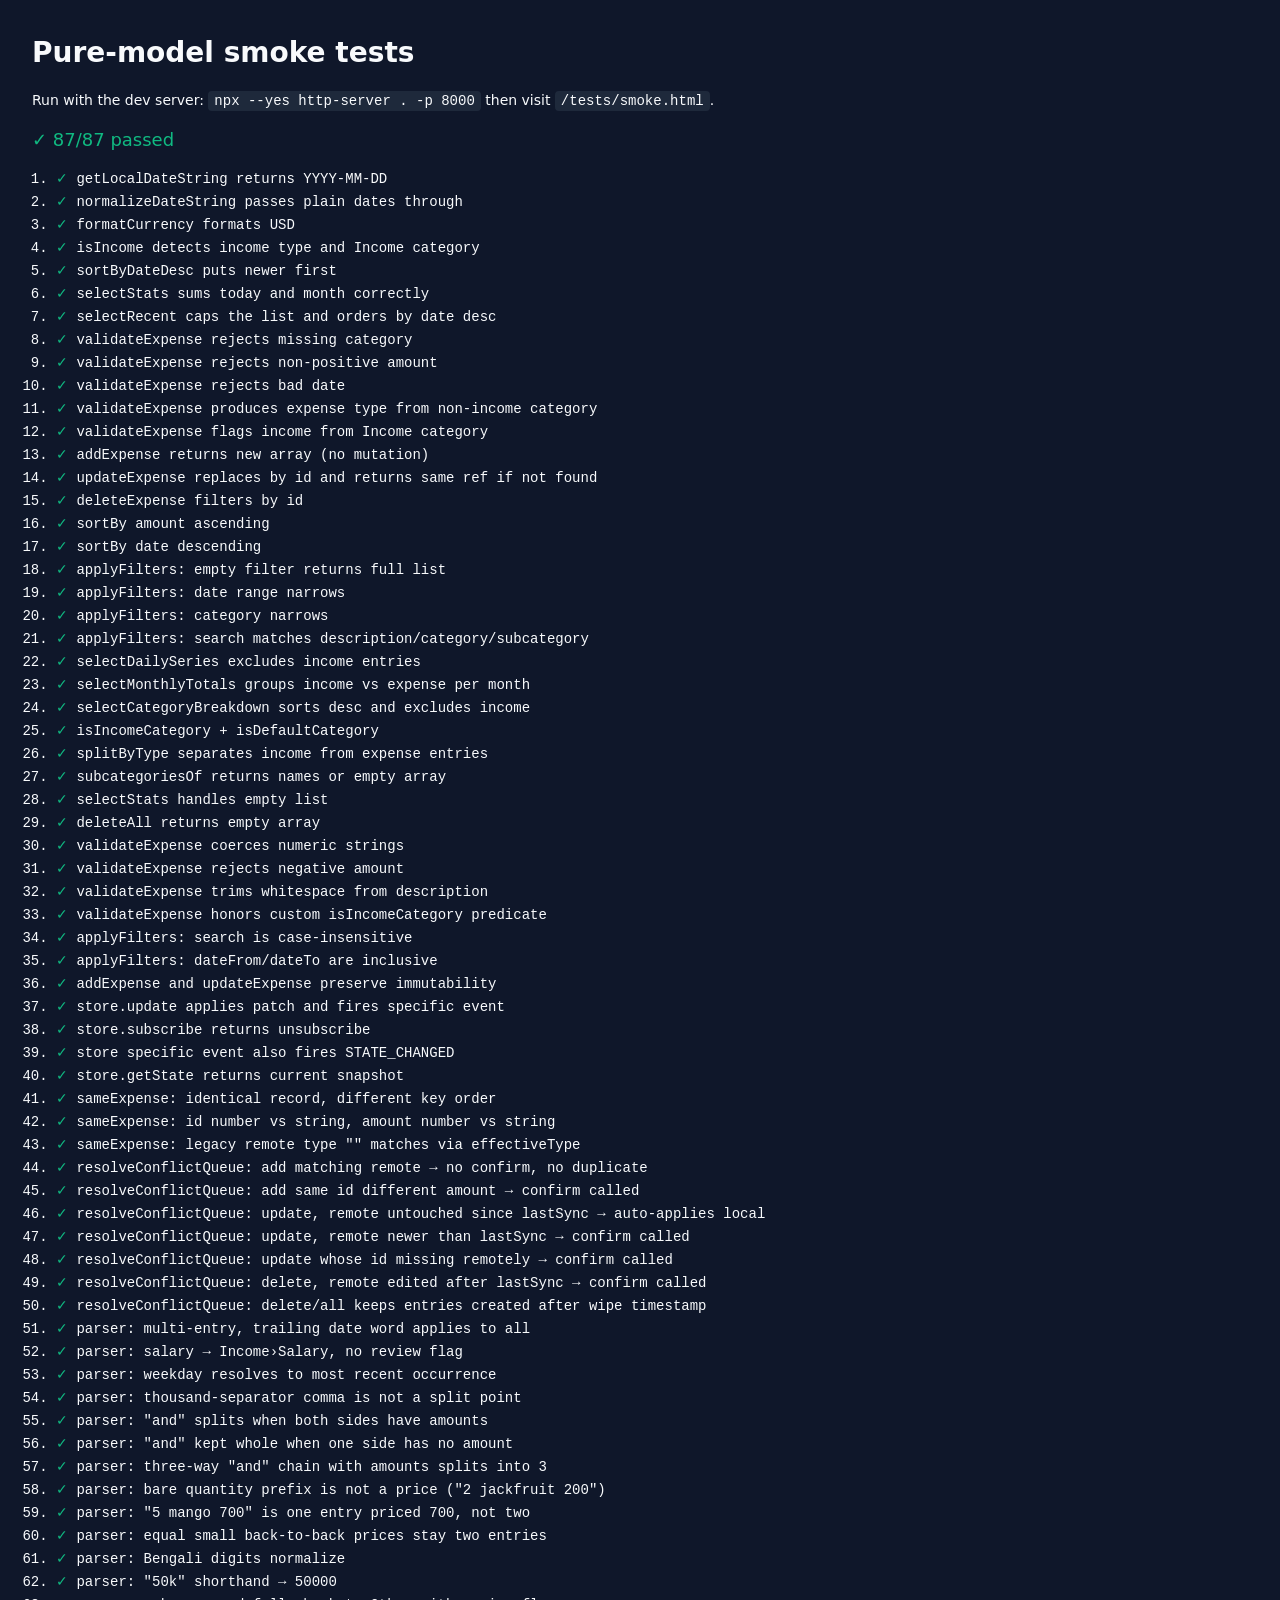
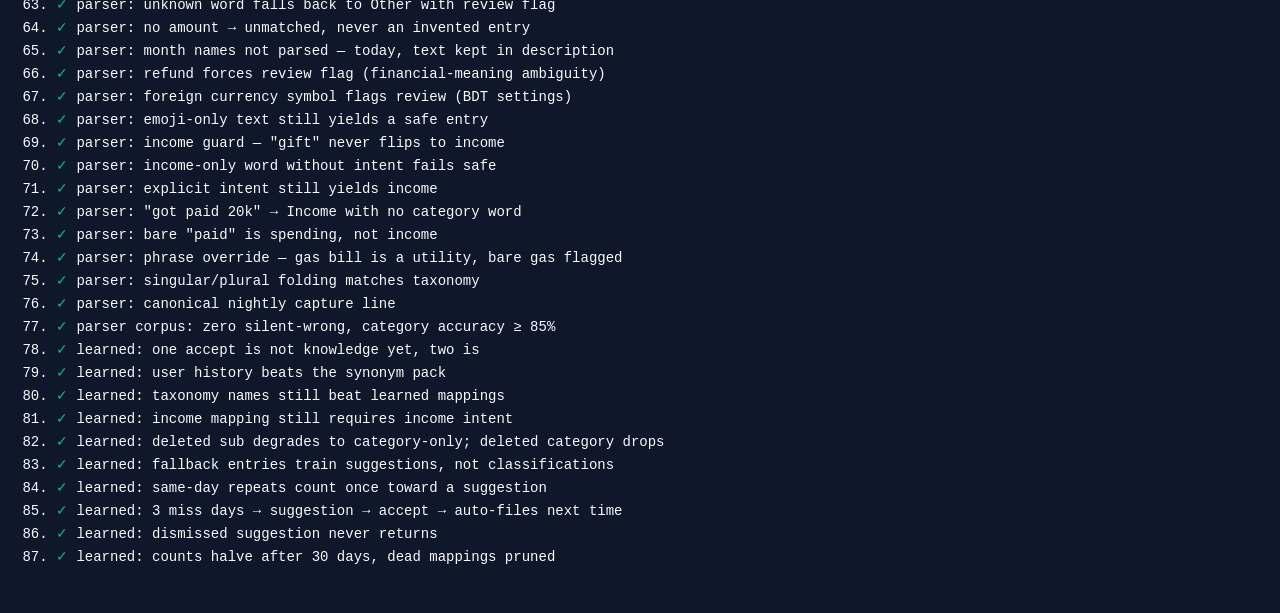
<file: tests/smoke.html>
<!DOCTYPE html>
<html lang="en">
<head>
    <meta charset="UTF-8">
    <title>Smoke tests — pure model layer</title>
    <style>
        body { font: 14px/1.5 ui-sans-serif, system-ui, sans-serif; padding: 24px; background:#0f172a; color:#f8fafc;}
        h1 { margin: 0 0 16px; }
        #summary { font-size: 18px; margin-bottom: 16px; }
        .ok   { color:#10b981; }
        .fail { color:#ef4444; }
        ol { padding-left: 24px; }
        li { margin: 2px 0; font-family: ui-monospace, Menlo, monospace; }
        .fail-detail { color:#fbbf24; margin-left: 8px; }
        code { background:#1e293b; padding: 2px 6px; border-radius: 4px; }
    </style>
</head>
<body>
    <h1>Pure-model smoke tests</h1>
    <p>Run with the dev server: <code>npx --yes http-server . -p 8000</code> then visit
       <code>/tests/smoke.html</code>.</p>
    <div id="summary">running…</div>
    <ol id="results"></ol>

    <script type="module">
        import {
            selectStats, selectRecent, isIncome, sortByDateDesc,
            validateExpense, addExpense, updateExpense, deleteExpense, deleteAll, sortBy
        } from '../js/features/expenses/expenses.model.js';
        import { applyFilters, emptyFilters }
            from '../js/features/filters/filters.model.js';
        import {
            selectDailySeries, selectMonthlyTotals, selectCategoryBreakdown
        } from '../js/features/charts/charts.model.js';
        import { splitByType, isIncomeCategory, isDefaultCategory, subcategoriesOf }
            from '../js/features/categories/categories.model.js';
        import { getLocalDateString, normalizeDateString, formatCurrency }
            from '../js/core/format.js';
        import { store } from '../js/core/store.js';
        import { EVENTS } from '../js/core/events.js';
        import { sameExpense, resolveConflictQueue } from '../js/features/sync/sync.model.js';
        import { parse } from '../js/features/assistant/parser.js';
        import {
            emptyLearned, recordOutcomeIn, buildLearnedLookup, findSuggestion,
            acceptSuggestionIn, dismissSuggestionIn, applyDecay
        } from '../js/features/assistant/learned.js';
        import { DEFAULT_CATEGORIES } from '../js/core/constants.js';

        const results = [];
        function t(name, fn) {
            try { fn(); results.push({ name, ok: true }); }
            catch (err) { results.push({ name, ok: false, err: String(err) }); }
        }
        async function tAsync(name, fn) {
            try { await fn(); results.push({ name, ok: true }); }
            catch (err) { results.push({ name, ok: false, err: String(err) }); }
        }
        function assertEq(actual, expected, msg = '') {
            const a = JSON.stringify(actual), b = JSON.stringify(expected);
            if (a !== b) throw new Error(`${msg}\n  expected: ${b}\n  actual:   ${a}`);
        }
        function assert(cond, msg = 'assertion failed') {
            if (!cond) throw new Error(msg);
        }

        const today = getLocalDateString(new Date());
        const month = today.slice(0, 7);
        const sample = [
            { id:'1', type:'expense', date: today,             category:'Food & Dining', subcategory:'Coffee & Snacks', amount: 5,   description:'latte',  currency:'USD' },
            { id:'2', type:'expense', date: today,             category:'Transportation',subcategory:'Fuel/Gas',        amount: 40,  description:'gas',    currency:'USD' },
            { id:'3', type:'income',  date: today,             category:'Income',        subcategory:'Salary',          amount: 2000,description:'pay',    currency:'USD' },
            { id:'4', type:'expense', date: `${month}-01`,     category:'Shopping',      subcategory:'Clothes',         amount: 80,  description:'shirt',  currency:'USD' },
            { id:'5', type:'expense', date: '2025-01-15',      category:'Food & Dining', subcategory:'Groceries',       amount: 60,  description:'old',    currency:'USD' }
        ];

        // ---- format helpers ----------------------------------------------------
        t('getLocalDateString returns YYYY-MM-DD', () => {
            const s = getLocalDateString(new Date(2026, 4, 11));
            assertEq(s, '2026-05-11');
        });
        t('normalizeDateString passes plain dates through', () => {
            assertEq(normalizeDateString('2026-05-11'), '2026-05-11');
        });
        t('formatCurrency formats USD', () => {
            assert(formatCurrency(12.5, 'USD').includes('12.50'));
        });

        // ---- expenses.model ----------------------------------------------------
        t('isIncome detects income type and Income category', () => {
            assertEq(isIncome(sample[2]), true);
            assertEq(isIncome(sample[0]), false);
        });
        t('sortByDateDesc puts newer first', () => {
            const s = sortByDateDesc(sample).map(e => e.id);
            assertEq(s[s.length - 1], '5');
        });
        t('selectStats sums today and month correctly', () => {
            const s = selectStats(sample);
            assertEq(s.todaySpend, 45);          // 5 + 40
            assertEq(s.monthIncome, 2000);
            assertEq(s.monthExpense, 125);       // 5 + 40 + 80
            assertEq(s.remaining, 1875);
            assertEq(s.totalEntries, 5);
        });
        t('selectRecent caps the list and orders by date desc', () => {
            const r = selectRecent(sample, 3);
            assertEq(r.length, 3);
            assertEq(r[r.length - 1].date <= r[0].date, true);
        });

        // ---- expenses.model CRUD ---------------------------------------------
        const validInput = {
            date: today, category: 'Food & Dining', subcategory: 'Groceries',
            amount: 12.5, description: 'milk', currency: 'USD'
        };
        t('validateExpense rejects missing category', () => {
            const r = validateExpense({ ...validInput, category: '' });
            assertEq(r.ok, false);
        });
        t('validateExpense rejects non-positive amount', () => {
            const r = validateExpense({ ...validInput, amount: 0 });
            assertEq(r.ok, false);
        });
        t('validateExpense rejects bad date', () => {
            const r = validateExpense({ ...validInput, date: '05/15/2026' });
            assertEq(r.ok, false);
        });
        t('validateExpense produces expense type from non-income category', () => {
            const r = validateExpense(validInput);
            assert(r.ok);
            assertEq(r.expense.type, 'expense');
        });
        t('validateExpense flags income from Income category', () => {
            const r = validateExpense({ ...validInput, category: 'Income', subcategory: 'Salary' });
            assert(r.ok);
            assertEq(r.expense.type, 'income');
        });
        t('addExpense returns new array (no mutation)', () => {
            const before = sample.slice();
            const after = addExpense(before, { ...sample[0], id: '99' });
            assertEq(after.length, sample.length + 1);
            assertEq(before.length, sample.length);
        });
        t('updateExpense replaces by id and returns same ref if not found', () => {
            const upd = { ...sample[0], description: 'changed' };
            const out = updateExpense(sample, upd);
            assertEq(out.find(e => e.id === '1').description, 'changed');
            const missing = updateExpense(sample, { ...sample[0], id: 'nope' });
            assertEq(missing, sample);
        });
        t('deleteExpense filters by id', () => {
            const out = deleteExpense(sample, '1');
            assertEq(out.length, sample.length - 1);
            assert(!out.some(e => e.id === '1'));
        });
        t('sortBy amount ascending', () => {
            const out = sortBy(sample, 'amount', 'asc');
            assertEq(out[0].amount, 5);
        });
        t('sortBy date descending', () => {
            const out = sortBy(sample, 'date', 'desc');
            assertEq(out[out.length - 1].id, '5'); // oldest last
        });

        // ---- filters.model -----------------------------------------------------
        t('applyFilters: empty filter returns full list', () => {
            assertEq(applyFilters(sample, emptyFilters()).length, sample.length);
        });
        t('applyFilters: date range narrows', () => {
            const out = applyFilters(sample, { ...emptyFilters(), dateFrom: today, dateTo: today });
            assertEq(out.length, 3);
        });
        t('applyFilters: category narrows', () => {
            const out = applyFilters(sample, { ...emptyFilters(), category: 'Food & Dining' });
            assertEq(out.length, 2);
        });
        t('applyFilters: search matches description/category/subcategory', () => {
            assertEq(applyFilters(sample, { ...emptyFilters(), search: 'latte' }).length, 1);
            assertEq(applyFilters(sample, { ...emptyFilters(), search: 'transport' }).length, 1);
            assertEq(applyFilters(sample, { ...emptyFilters(), search: 'fuel' }).length, 1);
        });

        // ---- charts.model ------------------------------------------------------
        t('selectDailySeries excludes income entries', () => {
            const series = selectDailySeries(sample, 30);
            const todayPoint = series.find(p => p.date === today);
            assert(todayPoint, 'today point exists');
            assertEq(todayPoint.total, 45); // 5 + 40, NO income
        });
        t('selectMonthlyTotals groups income vs expense per month', () => {
            const m = selectMonthlyTotals(sample);
            const cur = m.find(x => x.month === month);
            assert(cur);
            assertEq(cur.income, 2000);
            assertEq(cur.expense, 125);
        });
        t('selectCategoryBreakdown sorts desc and excludes income', () => {
            const b = selectCategoryBreakdown(sample, month);
            assertEq(b[0].category, 'Shopping'); // 80 > 40 > 5
            assert(!b.some(x => x.category === 'Income'));
        });

        // ---- categories.model --------------------------------------------------
        t('isIncomeCategory + isDefaultCategory', () => {
            assertEq(isIncomeCategory('Income'), true);
            assertEq(isIncomeCategory('Food & Dining'), false);
            assertEq(isDefaultCategory('Income'), true);
            assertEq(isDefaultCategory('Made Up Category'), false);
        });
        t('splitByType separates income from expense entries', () => {
            const cats = {
                'Income': { icon: '💰', subcategories: [] },
                'Food & Dining': { icon: '🍔', subcategories: [] }
            };
            const { income, expense } = splitByType(cats);
            assertEq(income.length, 1);
            assertEq(expense.length, 1);
            assertEq(income[0][0], 'Income');
        });
        t('subcategoriesOf returns names or empty array', () => {
            const cats = { 'Food': { icon: '🍔', subcategories: ['Coffee', 'Lunch'] } };
            assertEq(subcategoriesOf(cats, 'Food'), ['Coffee', 'Lunch']);
            assertEq(subcategoriesOf(cats, 'Missing'), []);
            assertEq(subcategoriesOf({}, 'Anything'), []);
        });

        // ---- edge cases --------------------------------------------------------
        t('selectStats handles empty list', () => {
            const s = selectStats([]);
            assertEq(s.todaySpend, 0);
            assertEq(s.monthIncome, 0);
            assertEq(s.monthExpense, 0);
            assertEq(s.totalEntries, 0);
        });
        t('deleteAll returns empty array', () => {
            assertEq(deleteAll(), []);
        });
        t('validateExpense coerces numeric strings', () => {
            const r = validateExpense({ ...validInput, amount: '12.50' });
            assert(r.ok);
            assertEq(r.expense.amount, 12.5);
        });
        t('validateExpense rejects negative amount', () => {
            const r = validateExpense({ ...validInput, amount: -1 });
            assertEq(r.ok, false);
        });
        t('validateExpense trims whitespace from description', () => {
            const r = validateExpense({ ...validInput, description: '   hello   ' });
            assert(r.ok);
            assertEq(r.expense.description, 'hello');
        });
        t('validateExpense honors custom isIncomeCategory predicate', () => {
            const r = validateExpense(
                { ...validInput, category: 'Side Hustle', subcategory: 'Tutoring' },
                { isIncomeCategory: (n) => n === 'Side Hustle' }
            );
            assert(r.ok);
            assertEq(r.expense.type, 'income');
        });
        t('applyFilters: search is case-insensitive', () => {
            const out = applyFilters(sample, { ...emptyFilters(), search: 'LATTE' });
            assertEq(out.length, 1);
        });
        t('applyFilters: dateFrom/dateTo are inclusive', () => {
            const out = applyFilters(sample, { ...emptyFilters(), dateFrom: '2025-01-15', dateTo: '2025-01-15' });
            assertEq(out.length, 1);
            assertEq(out[0].id, '5');
        });
        t('addExpense and updateExpense preserve immutability', () => {
            const orig = sample.slice();
            const ref = sample;
            addExpense(sample, { ...sample[0], id: 'X' });
            updateExpense(sample, { ...sample[0], description: 'mutated' });
            assertEq(sample, orig);
            assert(sample === ref, 'reference unchanged');
        });

        // ---- store -------------------------------------------------------------
        t('store.update applies patch and fires specific event', () => {
            const before = store.getState();
            let fired = 0;
            const off = store.subscribe(EVENTS.SETTINGS_CHANGED, () => fired++);
            store.update({ settings: { ...(before.settings || {}), currency: 'EUR' } }, EVENTS.SETTINGS_CHANGED);
            assertEq(store.getState().settings.currency, 'EUR');
            assertEq(fired, 1);
            off();
            // restore
            store.update({ settings: before.settings }, EVENTS.SETTINGS_CHANGED);
        });
        t('store.subscribe returns unsubscribe', () => {
            let fired = 0;
            const off = store.subscribe(EVENTS.STATE_CHANGED, () => fired++);
            store.update({}, EVENTS.STATE_CHANGED);
            off();
            store.update({}, EVENTS.STATE_CHANGED);
            assertEq(fired, 1);
        });
        t('store specific event also fires STATE_CHANGED', () => {
            let stateFired = 0;
            const off = store.subscribe(EVENTS.STATE_CHANGED, () => stateFired++);
            store.update({}, EVENTS.EXPENSES_CHANGED);
            off();
            assertEq(stateFired, 1);
        });
        t('store.getState returns current snapshot', () => {
            const s = store.getState();
            assert(s && typeof s === 'object');
            assert(Array.isArray(s.expenses));
        });

        // ---- render --------
        function renderResults() {
            const summary = document.getElementById('summary');
            const ol = document.getElementById('results');
            const failed = results.filter(r => !r.ok);
            summary.innerHTML = failed.length === 0
                ? `<span class="ok">✓ ${results.length}/${results.length} passed</span>`
                : `<span class="fail">✗ ${failed.length} failed</span> · ${results.length - failed.length} passed`;

            for (const r of results) {
                const li = document.createElement('li');
                li.innerHTML = r.ok
                    ? `<span class="ok">✓</span> ${r.name}`
                    : `<span class="fail">✗</span> ${r.name}<div class="fail-detail">${r.err.replace(/</g,'&lt;')}</div>`;
                ol.appendChild(li);
            }

            // Machine-readable results for tests/run-smoke.mjs (headless runner).
            window.__SMOKE_RESULTS__ = {
                total: results.length,
                passed: results.length - failed.length,
                failed: failed.length,
                failures: failed.map(r => ({ name: r.name, err: r.err }))
            };
            document.body.dataset.smokeDone = '1';
        }

        (async () => {
            // ---- sync.model ----
            function confirmCounter(answer) {
                const fn = async () => { fn.calls++; return answer; };
                fn.calls = 0;
                return fn;
            }

            await tAsync('sameExpense: identical record, different key order', async () => {
                const a = { id: '1', type: 'expense', date: today, category: 'Food & Dining', subcategory: 'Coffee & Snacks', amount: 5, description: 'latte', currency: 'USD', timestamp: 't1' };
                const b = { date: today, category: 'Food & Dining', id: '1', subcategory: 'Coffee & Snacks', currency: 'USD', amount: 5, timestamp: 't2', description: 'latte', type: 'expense' };
                assertEq(sameExpense(a, b), true);
            });
            await tAsync('sameExpense: id number vs string, amount number vs string', async () => {
                const a = { id: 123, type: 'expense', date: today, category: 'Shopping', subcategory: '', amount: 12.5, description: '', currency: 'USD' };
                const b = { id: '123', type: 'expense', date: today, category: 'Shopping', subcategory: '', amount: '12.5', description: '', currency: 'USD' };
                assertEq(sameExpense(a, b), true);
                assertEq(sameExpense(a, { ...b, amount: '99' }), false);
            });
            await tAsync('sameExpense: legacy remote type "" matches via effectiveType', async () => {
                const a = { id: '1', type: 'expense', date: today, category: 'Food & Dining', subcategory: '', amount: 5, description: '', currency: 'USD' };
                const b = { id: '1', type: '', date: today, category: 'Food & Dining', subcategory: '', amount: 5, description: '', currency: 'USD' };
                assertEq(sameExpense(a, b), true);
            });
            await tAsync('resolveConflictQueue: add matching remote → no confirm, no duplicate', async () => {
                const confirmFn = confirmCounter(true);
                const remote = [{ id: '1', type: 'expense', date: today, category: 'Food & Dining', subcategory: '', amount: 5, description: '', currency: 'USD', timestamp: 't1' }];
                const queue = [{ action: 'add', id: '1', expense: { id: '1', type: 'expense', date: today, category: 'Food & Dining', subcategory: '', amount: 5, description: '', currency: 'USD' } }];
                const out = await resolveConflictQueue(remote, queue, null, confirmFn);
                assertEq(confirmFn.calls, 0);
                assertEq(out.length, 1);
            });
            await tAsync('resolveConflictQueue: add same id different amount → confirm called', async () => {
                const remote = [{ id: '1', type: 'expense', date: today, category: 'Food & Dining', subcategory: '', amount: 5, description: '', currency: 'USD', timestamp: 't1' }];
                const local = { id: '1', type: 'expense', date: today, category: 'Food & Dining', subcategory: '', amount: 99, description: '', currency: 'USD' };
                const queue = [{ action: 'add', id: '1', expense: local }];

                const keepLocal = confirmCounter(true);
                const outLocal = await resolveConflictQueue(remote, queue, null, keepLocal);
                assertEq(keepLocal.calls, 1);
                assertEq(outLocal.find(e => e.id === '1').amount, 99);

                const keepCloud = confirmCounter(false);
                const outCloud = await resolveConflictQueue(remote, queue, null, keepCloud);
                assertEq(keepCloud.calls, 1);
                assertEq(outCloud.find(e => e.id === '1').amount, 5);
            });
            await tAsync('resolveConflictQueue: update, remote untouched since lastSync → auto-applies local', async () => {
                const lastSync = new Date(Date.now() - 60000);
                const remote = [{ id: '1', type: 'expense', date: today, category: 'Food & Dining', subcategory: '', amount: 5, description: 'old', currency: 'USD', timestamp: new Date(Date.now() - 120000).toISOString() }];
                const local = { id: '1', type: 'expense', date: today, category: 'Food & Dining', subcategory: '', amount: 5, description: 'new', currency: 'USD' };
                const queue = [{ action: 'update', id: '1', expense: local }];
                const confirmFn = confirmCounter(true);
                const out = await resolveConflictQueue(remote, queue, lastSync, confirmFn);
                assertEq(confirmFn.calls, 0);
                assertEq(out.find(e => e.id === '1').description, 'new');
            });
            await tAsync('resolveConflictQueue: update, remote newer than lastSync → confirm called', async () => {
                const lastSync = new Date(Date.now() - 60000);
                const remote = [{ id: '1', type: 'expense', date: today, category: 'Food & Dining', subcategory: '', amount: 5, description: 'cloud-edit', currency: 'USD', timestamp: new Date().toISOString() }];
                const local = { id: '1', type: 'expense', date: today, category: 'Food & Dining', subcategory: '', amount: 5, description: 'local-edit', currency: 'USD' };
                const queue = [{ action: 'update', id: '1', expense: local }];

                const keepLocal = confirmCounter(true);
                const outLocal = await resolveConflictQueue(remote, queue, lastSync, keepLocal);
                assertEq(keepLocal.calls, 1);
                assertEq(outLocal.find(e => e.id === '1').description, 'local-edit');

                const keepCloud = confirmCounter(false);
                const outCloud = await resolveConflictQueue(remote, queue, lastSync, keepCloud);
                assertEq(keepCloud.calls, 1);
                assertEq(outCloud.find(e => e.id === '1').description, 'cloud-edit');
            });
            await tAsync('resolveConflictQueue: update whose id missing remotely → confirm called', async () => {
                const local = { id: '1', type: 'expense', date: today, category: 'Food & Dining', subcategory: '', amount: 5, description: '', currency: 'USD' };
                const queue = [{ action: 'update', id: '1', expense: local }];

                const restore = confirmCounter(true);
                const outRestore = await resolveConflictQueue([], queue, null, restore);
                assertEq(restore.calls, 1);
                assertEq(outRestore.length, 1);

                const stayDeleted = confirmCounter(false);
                const outDeleted = await resolveConflictQueue([], queue, null, stayDeleted);
                assertEq(stayDeleted.calls, 1);
                assertEq(outDeleted.length, 0);
            });
            await tAsync('resolveConflictQueue: delete, remote edited after lastSync → confirm called', async () => {
                const lastSync = new Date(Date.now() - 60000);
                const remote = [{ id: '1', type: 'expense', date: today, category: 'Food & Dining', subcategory: '', amount: 5, description: '', currency: 'USD', timestamp: new Date().toISOString() }];
                const queue = [{ action: 'delete', id: '1' }];

                const keepDelete = confirmCounter(false);
                const outDeleted = await resolveConflictQueue(remote, queue, lastSync, keepDelete);
                assertEq(keepDelete.calls, 1);
                assertEq(outDeleted.length, 0);

                const keepCloud = confirmCounter(true);
                const outKept = await resolveConflictQueue(remote, queue, lastSync, keepCloud);
                assertEq(keepCloud.calls, 1);
                assertEq(outKept.length, 1);
            });
            await tAsync('resolveConflictQueue: delete/all keeps entries created after wipe timestamp', async () => {
                const wipeTime = new Date(Date.now() - 60000).toISOString();
                const remote = [
                    { id: '1', type: 'expense', date: today, category: 'Food & Dining', subcategory: '', amount: 5, description: 'before wipe', currency: 'USD', timestamp: new Date(Date.now() - 120000).toISOString() },
                    { id: '2', type: 'expense', date: today, category: 'Food & Dining', subcategory: '', amount: 5, description: 'after wipe', currency: 'USD', timestamp: new Date().toISOString() }
                ];
                const queue = [{ action: 'delete', id: 'all', timestamp: wipeTime }];
                const confirmFn = confirmCounter(true);
                const out = await resolveConflictQueue(remote, queue, null, confirmFn);
                assertEq(confirmFn.calls, 0);
                assertEq(out.length, 1);
                assertEq(out[0].id, '2');
            });

            // ---- assistant parser (XpenseBot) --------------------------------
            // Corpus rule: ≥85% of these must parse exactly; everything else
            // must fail SAFELY (needsReview/unmatched), never a silent wrong entry.
            const pctx = { categories: DEFAULT_CATEGORIES, todayStr: today, currencyCode: 'BDT' };
            const dayShift = (n) => {
                const [y, m, d] = today.split('-').map(Number);
                return getLocalDateString(new Date(y, m - 1, d - n));
            };
            const yesterday = dayShift(1);
            const lastMonday = (() => {
                const [y, m, d] = today.split('-').map(Number);
                const diff = (new Date(y, m - 1, d).getDay() - 1 + 7) % 7;
                return dayShift(diff);
            })();

            t('parser: multi-entry, trailing date word applies to all', () => {
                const { entries, unmatched } = parse('lunch 150, rickshaw 40, tea 20 yesterday', pctx);
                assertEq(entries.length, 3);
                assertEq(unmatched.length, 0);
                assertEq(entries.map(e => e.amount), [150, 40, 20]);
                assertEq(entries.every(e => e.date === yesterday), true, 'all dated yesterday');
                assertEq(entries[0].category, 'Food & Dining');
                assertEq(entries[1].category, 'Transportation');
            });
            t('parser: salary → Income›Salary, no review flag', () => {
                const { entries } = parse('salary 30000', pctx);
                assertEq(entries.length, 1);
                assertEq(entries[0].category, 'Income');
                assertEq(entries[0].subcategory, 'Salary');
                assertEq(entries[0].needsReview, false);
            });
            t('parser: weekday resolves to most recent occurrence', () => {
                const { entries } = parse('groceries 900 monday', pctx);
                assertEq(entries.length, 1);
                assertEq(entries[0].date, lastMonday);
                assertEq(entries[0].subcategory, 'Groceries');
            });
            t('parser: thousand-separator comma is not a split point', () => {
                const { entries } = parse('rent 1,200', pctx);
                assertEq(entries.length, 1);
                assertEq(entries[0].amount, 1200);
                assertEq(entries[0].subcategory, 'Rent/Mortgage');
            });
            t('parser: "and" splits when both sides have amounts', () => {
                const { entries } = parse('tea 20 and bus 50', pctx);
                assertEq(entries.length, 2);
                assertEq(entries[1].category, 'Transportation');
            });
            t('parser: "and" kept whole when one side has no amount', () => {
                const { entries } = parse('lunch and coffee with client for 450', pctx);
                assertEq(entries.length, 1);
                assertEq(entries[0].amount, 450);
            });
            t('parser: three-way "and" chain with amounts splits into 3', () => {
                const { entries } = parse('groceries 500 and fish 350 from agora and paid internet bill 1200', pctx);
                assertEq(entries.length, 3);
                assertEq(entries[0].subcategory, 'Groceries');
                assertEq(entries[2].subcategory, 'Internet');
            });
            t('parser: bare quantity prefix is not a price ("2 jackfruit 200")', () => {
                const { entries } = parse('auto rickshaw 330 2kg doi 540 5kg mango 700 2 jackfruit 200', pctx);
                assertEq(entries.length, 4, 'no phantom entry from the trailing price');
                assertEq(entries.map(e => e.amount), [330, 540, 700, 200]);
                assertEq(entries[1].subcategory, 'Groceries'); // doi now in vocab
                assertEq(entries[3].subcategory, 'Groceries'); // jackfruit now in vocab
            });
            t('parser: "5 mango 700" is one entry priced 700, not two', () => {
                const { entries } = parse('5 mango 700', pctx);
                assertEq(entries.length, 1);
                assertEq(entries[0].amount, 700);
                assertEq(entries[0].subcategory, 'Groceries');
            });
            t('parser: equal small back-to-back prices stay two entries', () => {
                const { entries } = parse('5 banana 5 riksha', pctx);
                assertEq(entries.length, 2);
                assertEq(entries.map(e => e.amount), [5, 5]);
                assertEq(entries[1].category, 'Transportation');
            });
            t('parser: Bengali digits normalize', () => {
                const { entries } = parse('৫০ rickshaw', pctx);
                assertEq(entries.length, 1);
                assertEq(entries[0].amount, 50);
                assertEq(entries[0].category, 'Transportation');
            });
            t('parser: "50k" shorthand → 50000', () => {
                const { entries } = parse('salary 50k', pctx);
                assertEq(entries.length, 1);
                assertEq(entries[0].amount, 50000);
            });
            t('parser: unknown word falls back to Other with review flag', () => {
                const { entries } = parse('zzqx 75', pctx);
                assertEq(entries.length, 1);
                assertEq(entries[0].category, 'Other');
                assertEq(entries[0].needsReview, true);
            });
            t('parser: no amount → unmatched, never an invented entry', () => {
                const { entries, unmatched } = parse('hello there', pctx);
                assertEq(entries.length, 0);
                assertEq(unmatched.length, 1);
            });
            t('parser: month names not parsed — today, text kept in description', () => {
                const { entries } = parse('internet bill 1200 for july', pctx);
                assertEq(entries.length, 1);
                assertEq(entries[0].date, today);
                assertEq(entries[0].subcategory, 'Internet');
                assert(entries[0].description.toLowerCase().includes('july'), 'description keeps "july"');
            });
            t('parser: refund forces review flag (financial-meaning ambiguity)', () => {
                const { entries } = parse('refund 500', pctx);
                assertEq(entries.length, 1);
                assertEq(entries[0].needsReview, true);
            });
            t('parser: foreign currency symbol flags review (BDT settings)', () => {
                const { entries } = parse('lunch $12', pctx);
                assertEq(entries.length, 1);
                assertEq(entries[0].amount, 12);
                assertEq(entries[0].needsReview, true);
            });
            t('parser: emoji-only text still yields a safe entry', () => {
                const { entries } = parse('🍔 350', pctx);
                assertEq(entries.length, 1);
                assertEq(entries[0].amount, 350);
            });

            // ---- parser v2: income guard, phrases, folding, Banglish ---------
            t('parser: income guard — "gift" never flips to income', () => {
                const { entries } = parse('birthday gift 800', pctx);
                assertEq(entries[0].category, 'Shopping');
                assertEq(entries[0].subcategory, 'Gifts');
                assertEq(entries[0].needsReview, true, 'income collision is flagged');
            });
            t('parser: income-only word without intent fails safe', () => {
                const { entries } = parse('investment 5000', pctx);
                assertEq(entries[0].category, 'Other');
                assertEq(entries[0].needsReview, true);
            });
            t('parser: explicit intent still yields income', () => {
                const { entries } = parse('received gift 500', pctx);
                assertEq(entries[0].category, 'Income');
                assertEq(entries[0].subcategory, 'Gift');
            });
            t('parser: "got paid 20k" → Income with no category word', () => {
                const { entries } = parse('got paid 20k', pctx);
                assertEq(entries[0].category, 'Income');
                assertEq(entries[0].amount, 20000);
                assertEq(entries[0].needsReview, false);
            });
            t('parser: bare "paid" is spending, not income', () => {
                const { entries } = parse('paid internet bill 1200', pctx);
                assertEq(entries[0].category, 'Bills & Utilities');
                assertEq(entries[0].subcategory, 'Internet');
            });
            t('parser: phrase override — gas bill is a utility, bare gas flagged', () => {
                const bill = parse('gas bill 800', pctx).entries[0];
                assertEq(bill.category, 'Bills & Utilities');
                assertEq(bill.needsReview, false);
                const bare = parse('gas 200', pctx).entries[0];
                assertEq(bare.needsReview, true, 'bare gas is ambiguous in BD');
            });
            t('parser: singular/plural folding matches taxonomy', () => {
                const { entries } = parse('concert ticket 2000', pctx);
                assertEq(entries[0].category, 'Entertainment');
                assertEq(entries[0].subcategory, 'Concerts/Events');
            });
            t('parser: canonical nightly capture line', () => {
                const { entries } = parse('breakfast 120, rickshaw 50, lunch 350, medicine 500 and got paid 20k', pctx);
                assertEq(entries.length, 5);
                assertEq(entries.map(e => e.category),
                    ['Food & Dining', 'Transportation', 'Food & Dining', 'Healthcare', 'Income']);
                assertEq(entries[4].amount, 20000);
            });

            // ---- corpus ratchet ----------------------------------------------
            // Two hard rules: (a) silent-wrong rate is ZERO — a wrong category
            // may only ship carrying needsReview:true; (b) category accuracy
            // never drops below the floor. Raise the floor as the synonym pack
            // grows; never lower it.
            const CORPUS = [
                ['eggs 120', 'Food & Dining'], ['milk 90', 'Food & Dining'],
                ['chal 2200', 'Food & Dining'], ['dal 140', 'Food & Dining'],
                ['bazar 1500', 'Food & Dining'], ['chicken 350', 'Food & Dining'],
                ['beef 800', 'Food & Dining'], ['onion 60', 'Food & Dining'],
                ['iftar 300', 'Food & Dining'], ['fuchka 100', 'Food & Dining'],
                ['burger 450', 'Food & Dining'], ['pizza 900', 'Food & Dining'],
                ['foodpanda 650', 'Food & Dining'], ['mishti 400', 'Food & Dining'],
                ['dinner at kfc 850', 'Food & Dining'],
                ['gas bill 800', 'Bills & Utilities'], ['bill 500', 'Bills & Utilities'],
                ['wasa bill 450', 'Bills & Utilities'], ['desco bill 1200', 'Bills & Utilities'],
                ['current bill 900', 'Bills & Utilities'], ['dish bill 300', 'Bills & Utilities'],
                ['launch ticket 450', 'Transportation'], ['train ticket 320', 'Transportation'],
                ['bike servicing 500', 'Transportation'], ['parking 50', 'Transportation'],
                ['car wash 300', 'Transportation'],
                ['panjabi 1800', 'Shopping'], ['saree 3500', 'Shopping'],
                ['t-shirt 600', 'Shopping'], ['headphones 2500', 'Shopping'],
                ['mobile cover 250', 'Shopping'],
                ['shampoo 320', 'Personal Care'], ['soap 60', 'Personal Care'],
                ['facial 800', 'Personal Care'],
                ['netflix 1100', 'Entertainment'], ['spotify 200', 'Entertainment'],
                ['concert ticket 2000', 'Entertainment'], ['cricket match ticket 600', 'Entertainment'],
                ['napa 30', 'Healthcare'], ['dentist 2000', 'Healthcare'],
                ['blood test 1500', 'Healthcare'],
                ['course fee 5000', 'Education'], ['notebook 120', 'Education'],
                ['pen 20', 'Education'],
                ['air ticket 12000', 'Travel'],
                ['donation 500', 'Other'], ['zakat 5000', 'Other'],
                ['birthday gift 800', 'Shopping'], ['gifts for niece 500', 'Shopping'],
                ['freelance payment 20000', 'Income'], ['got paid 20k', 'Income']
            ];
            t('parser corpus: zero silent-wrong, category accuracy ≥ 85%', () => {
                const silentWrong = [];
                let catOk = 0;
                for (const [msg, cat] of CORPUS) {
                    const e = parse(msg, pctx).entries[0];
                    if (!e) continue; // unmatched is a miss, never silent-wrong
                    if (e.category === cat) catOk++;
                    else if (!e.needsReview) silentWrong.push(`"${msg}" → ${e.category}`);
                }
                assertEq(silentWrong, [], 'silent wrong classifications');
                const rate = catOk / CORPUS.length;
                assert(rate >= 0.85, `category accuracy ${(rate * 100).toFixed(0)}% is below the 85% floor`);
            });

            // ---- learned index (personal knowledge layer) ---------------------
            const acceptedEntry = (category, subcategory, description) =>
                ({ category, subcategory, description, confidence: 'high' });
            const fallbackEntry = (description) =>
                ({ category: 'Other', subcategory: 'Other', description, confidence: 'low' });

            t('learned: one accept is not knowledge yet, two is', () => {
                const data = emptyLearned(today);
                recordOutcomeIn(data, [acceptedEntry('Food & Dining', 'Delivery', 'burger')], today);
                assertEq(buildLearnedLookup(data, DEFAULT_CATEGORIES).size, 0);
                recordOutcomeIn(data, [acceptedEntry('Food & Dining', 'Delivery', 'burger')], today);
                const hit = buildLearnedLookup(data, DEFAULT_CATEGORIES).get('burger');
                assertEq(hit.category, 'Food & Dining');
                assertEq(hit.subcategory, 'Delivery');
            });
            t('learned: user history beats the synonym pack', () => {
                const data = emptyLearned(today);
                for (let i = 0; i < 2; i++) {
                    recordOutcomeIn(data, [acceptedEntry('Food & Dining', 'Delivery', 'burger')], today);
                }
                const learned = buildLearnedLookup(data, DEFAULT_CATEGORIES);
                const e = parse('burger 450', { ...pctx, learned }).entries[0];
                assertEq(e.subcategory, 'Delivery', 'pack says Fast Food; history says Delivery');
                assertEq(e.needsReview, false);
            });
            t('learned: taxonomy names still beat learned mappings', () => {
                const data = emptyLearned(today);
                for (let i = 0; i < 2; i++) {
                    recordOutcomeIn(data, [acceptedEntry('Entertainment', 'Movies', 'coffee')], today);
                }
                const learned = buildLearnedLookup(data, DEFAULT_CATEGORIES);
                const e = parse('coffee 100', { ...pctx, learned }).entries[0];
                assertEq(e.subcategory, 'Coffee & Snacks', 'subcategory name match wins');
            });
            t('learned: income mapping still requires income intent', () => {
                const data = emptyLearned(today);
                for (let i = 0; i < 2; i++) {
                    recordOutcomeIn(data, [acceptedEntry('Income', 'Salary', 'gigmoney')], today);
                }
                const learned = buildLearnedLookup(data, DEFAULT_CATEGORIES);
                const noIntent = parse('gigmoney 5000', { ...pctx, learned }).entries[0];
                assertEq(noIntent.category, 'Other');
                assertEq(noIntent.needsReview, true);
                const withIntent = parse('received gigmoney 5000', { ...pctx, learned }).entries[0];
                assertEq(withIntent.category, 'Income');
                assertEq(withIntent.subcategory, 'Salary');
            });
            t('learned: deleted sub degrades to category-only; deleted category drops', () => {
                const data = emptyLearned(today);
                for (let i = 0; i < 2; i++) {
                    recordOutcomeIn(data, [acceptedEntry('Healthcare', 'Medicine', 'gigmed')], today);
                }
                const noSub = { ...DEFAULT_CATEGORIES, Healthcare: { ...DEFAULT_CATEGORIES.Healthcare, subcategories: ['Other'] } };
                assertEq(buildLearnedLookup(data, noSub).get('gigmed').subcategory, null);
                const noCat = { ...DEFAULT_CATEGORIES };
                delete noCat.Healthcare;
                assertEq(buildLearnedLookup(data, noCat).get('gigmed'), undefined);
            });
            t('learned: fallback entries train suggestions, not classifications', () => {
                const data = emptyLearned(today);
                for (let i = 0; i < 3; i++) recordOutcomeIn(data, [fallbackEntry('zzqx')], today);
                assertEq(Object.keys(data.words), []);
                assertEq(buildLearnedLookup(data, DEFAULT_CATEGORIES).size, 0);
            });
            t('learned: same-day repeats count once toward a suggestion', () => {
                const data = emptyLearned(today);
                for (let i = 0; i < 3; i++) recordOutcomeIn(data, [fallbackEntry('zzqx')], today);
                assertEq(findSuggestion(data, DEFAULT_CATEGORIES, today), null);
            });
            t('learned: 3 miss days → suggestion → accept → auto-files next time', () => {
                const data = emptyLearned(today);
                for (const d of [dayShift(2), dayShift(1), today]) {
                    const { entries } = parse('zzqx 75', pctx);
                    recordOutcomeIn(data, entries, d);
                }
                const sug = findSuggestion(data, DEFAULT_CATEGORIES, today);
                assertEq(sug.word, 'zzqx');
                assertEq(sug.label, 'Zzqx');
                assertEq(sug.category, 'Other');
                // accepting creates the subcategory and seeds the mapping
                const cats = { ...DEFAULT_CATEGORIES, Other: { ...DEFAULT_CATEGORIES.Other, subcategories: [...DEFAULT_CATEGORIES.Other.subcategories, 'Zzqx'] } };
                acceptSuggestionIn(data, 'zzqx', 'Other', 'Zzqx');
                const e = parse('zzqx 75', { ...pctx, categories: cats, learned: buildLearnedLookup(data, cats) }).entries[0];
                assertEq(e.subcategory, 'Zzqx');
                assertEq(e.needsReview, false);
                assertEq(findSuggestion(data, cats, today), null, 'suggestion retired after accept');
            });
            t('learned: dismissed suggestion never returns', () => {
                const data = emptyLearned(today);
                for (const d of [dayShift(2), dayShift(1), today]) {
                    recordOutcomeIn(data, [fallbackEntry('zzqx')], d);
                }
                assert(findSuggestion(data, DEFAULT_CATEGORIES, today) !== null);
                dismissSuggestionIn(data, 'zzqx');
                assertEq(findSuggestion(data, DEFAULT_CATEGORIES, today), null);
                recordOutcomeIn(data, [fallbackEntry('zzqx')], today);
                assertEq(findSuggestion(data, DEFAULT_CATEGORIES, today), null, 'dismissal survives new misses');
            });
            t('learned: counts halve after 30 days, dead mappings pruned', () => {
                const data = emptyLearned(dayShift(31));
                data.words = { foo: { 'Food & Dining›Other': 4, 'Shopping›Other': 1 } };
                applyDecay(data, today);
                assertEq(data.words.foo['Food & Dining›Other'], 2);
                assertEq('Shopping›Other' in data.words.foo, false);
                assertEq(data.decayedAt, today);
            });

            renderResults();
        })();
    </script>
</body>
</html>
</file>
